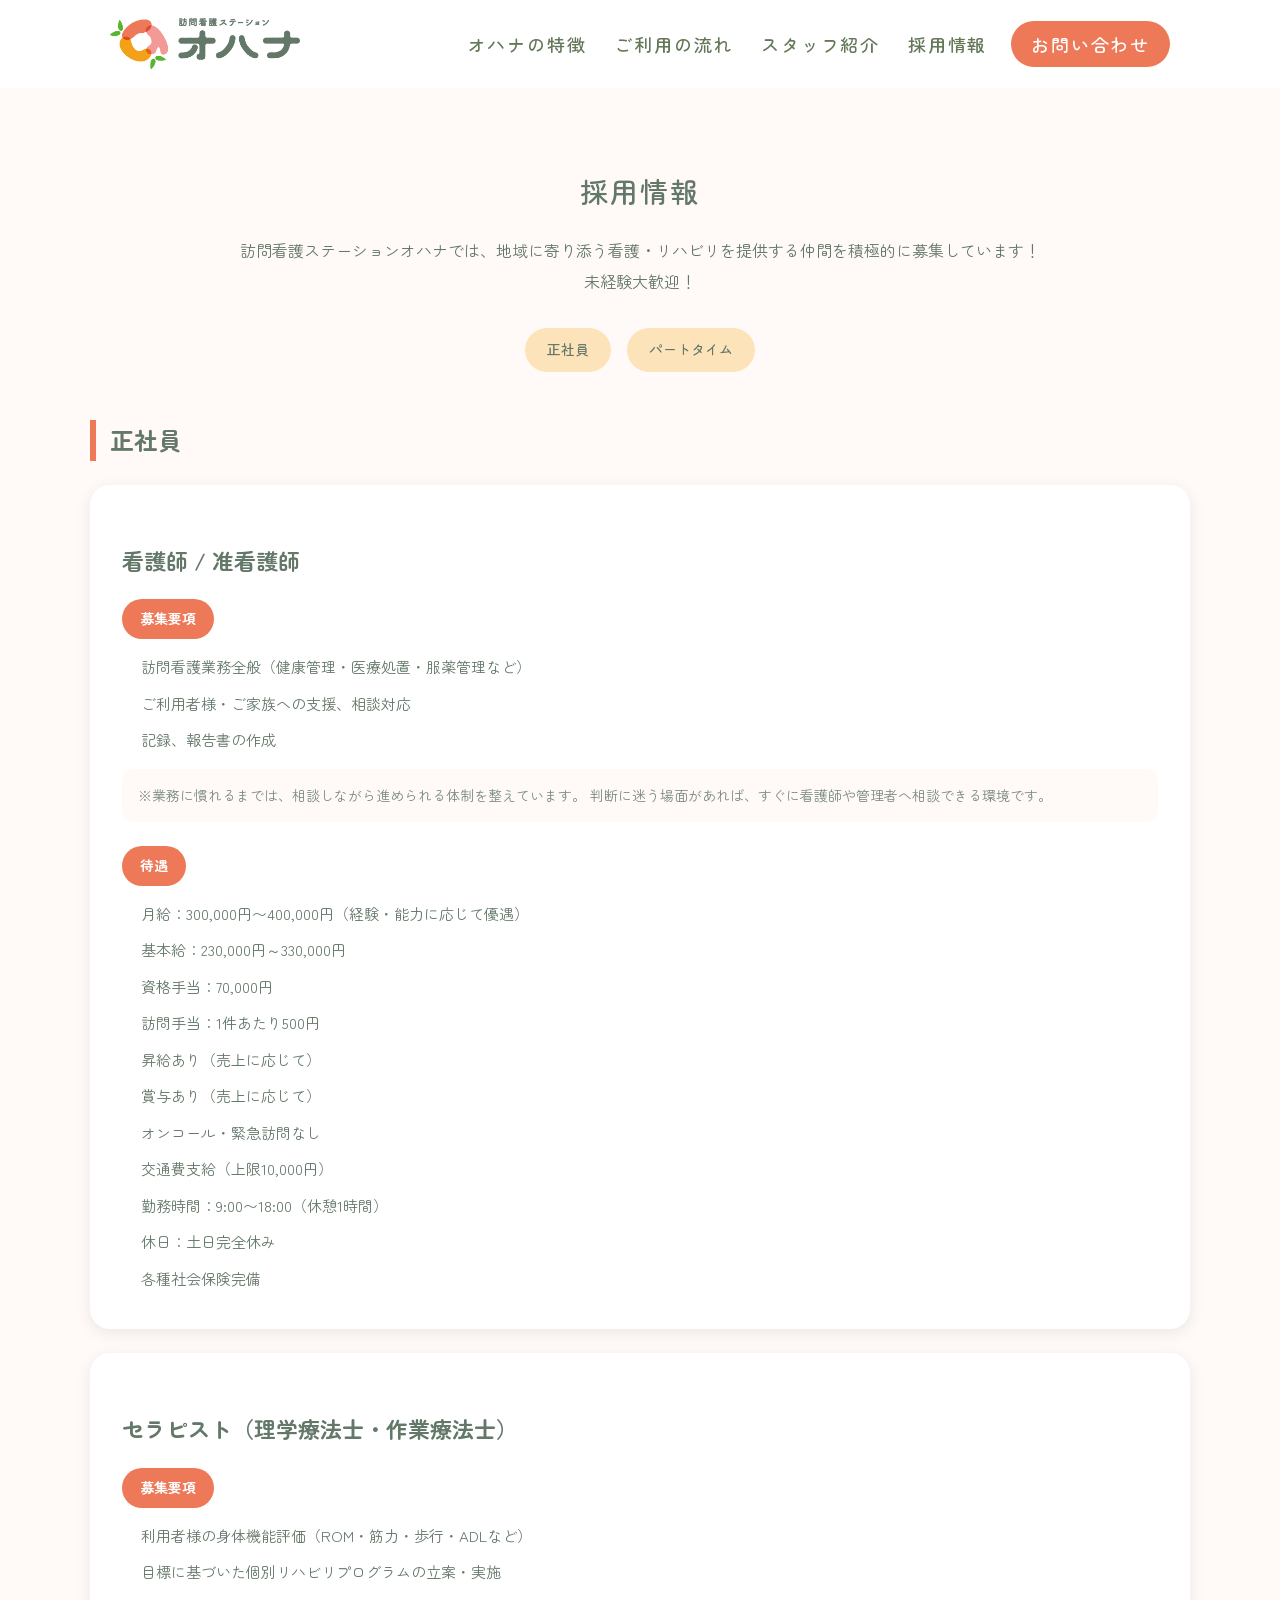
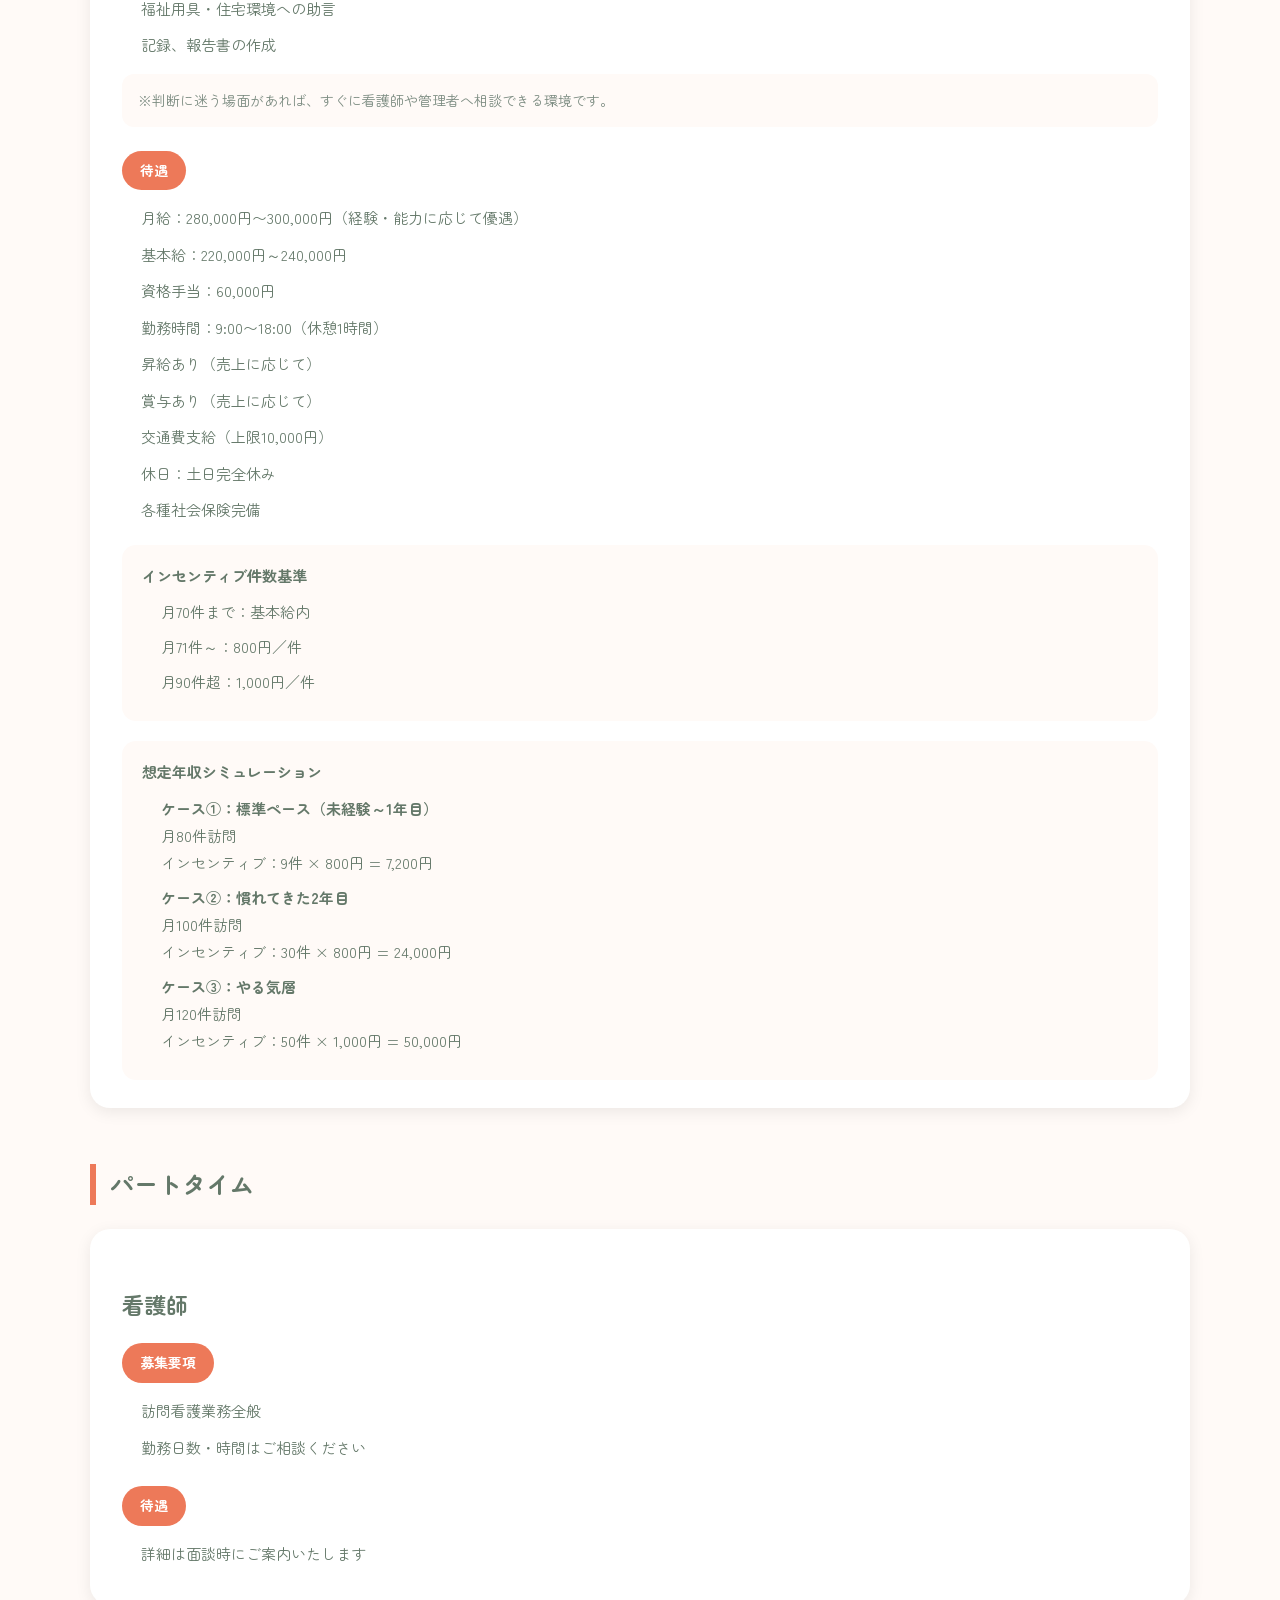
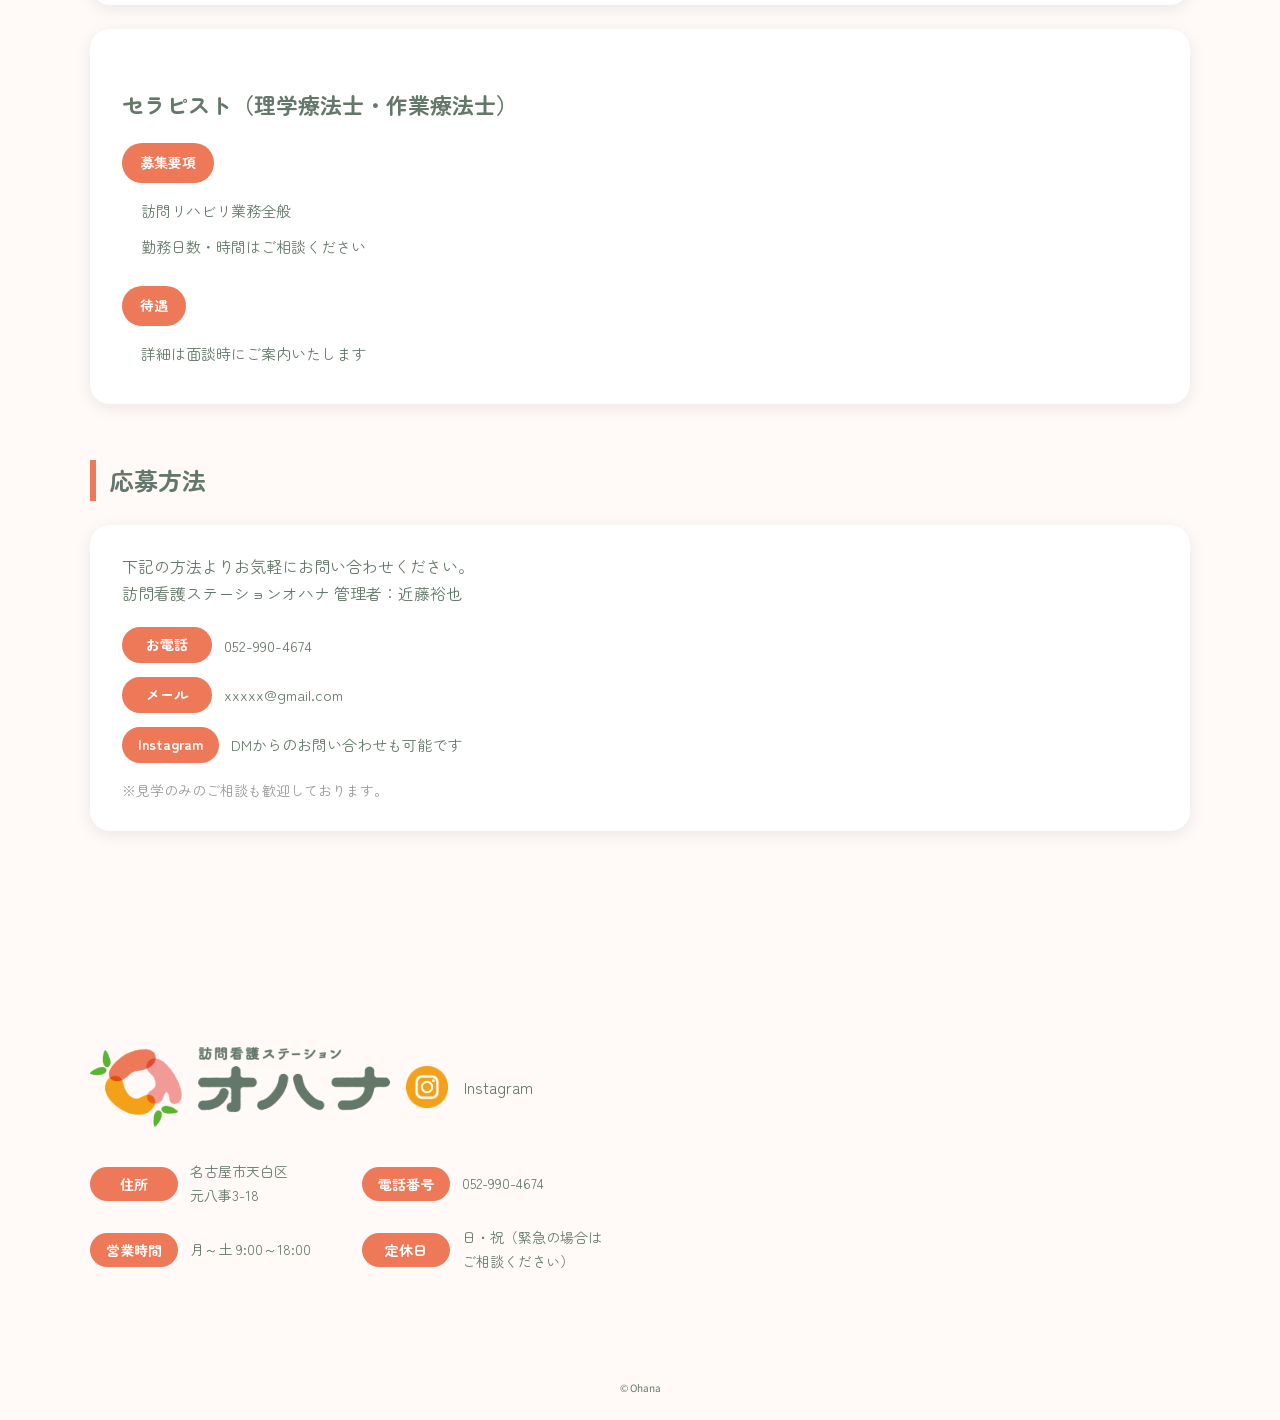
<file: recruit.html>
<!DOCTYPE html>
<html lang="ja">
  <head>
    <meta charset="UTF-8" />
    <meta name="viewport" content="width=device-width, initial-scale=1.0" />
    <title>オハナ | 訪問看護ステーション</title>
    <link rel="stylesheet" href="./css/style.css" />
    <!-- font-->
    <link href="https://fonts.googleapis.com/css2?family=Zen+Maru+Gothic:wght@400;500;700&display=swap" rel="stylesheet">
    <link href="https://fonts.googleapis.com/css2?family=Noto+Sans+JP&display=swap" rel="stylesheet">
    <link href="https://fonts.googleapis.com/css2?family=Jost&display=swap" rel="stylesheet">
  </head>

  <body>
    <!-- ===== ヘッダー ===== -->
    <header>
      <div class="header-inner">
        <h1 id="logo"><a href="index.html"><img src="images/logo.png" alt="オハナ訪問看護ステーションのロゴ"></a></h1>

        <nav class="nav">
          <ul class="nav-list">
            <li><a href="./index.html#features">オハナの特徴</a></li>
            <li><a href="./index.html#flow">ご利用の流れ</a></li>
            <li><a href="./index.html#staff">スタッフ紹介</a></li>
            <li><a href="./recruit.html">採用情報</a></li>
          </ul>
        </nav>
        
        <a href="./index.html#contact" class="header-contact-btn">お問い合わせ</a>
      </div>
    </header>

    <!-- ===== メイン ===== -->
    <main>
      <section class="recruit">
        <div class="container">
          <h2>採用情報</h2>

          <p class="recruit-intro">
            訪問看護ステーションオハナでは、地域に寄り添う看護・リハビリを提供する仲間を積極的に募集しています！<br>
            未経験大歓迎！
          </p>

          <div class="recruit-nav">
            <a href="#fulltime">正社員</a>
            <a href="#parttime">パートタイム</a>
          </div>

          <!-- 正社員 -->
          <div id="fulltime" class="recruit-section">
            <h3 class="recruit-section-title">正社員</h3>

            <!-- 看護師 -->
            <div class="recruit-card">
              <h4>看護師 / 准看護師</h4>

              <div class="recruit-block">
                <p class="recruit-label">募集要項</p>
                <ul>
                  <li>訪問看護業務全般（健康管理・医療処置・服薬管理など）</li>
                  <li>ご利用者様・ご家族への支援、相談対応</li>
                  <li>記録、報告書の作成</li>
                </ul>
                <p class="recruit-note">
                  ※業務に慣れるまでは、相談しながら進められる体制を整えています。
                  判断に迷う場面があれば、すぐに看護師や管理者へ相談できる環境です。
                </p>
              </div>

              <div class="recruit-block">
                <p class="recruit-label">待遇</p>
                <ul>
                  <li>月給：300,000円〜400,000円（経験・能力に応じて優遇）</li>
                  <li>基本給：230,000円～330,000円</li>
                  <li>資格手当：70,000円</li>
                  <li>訪問手当：1件あたり500円</li>
                  <li>昇給あり（売上に応じて）</li>
                  <li>賞与あり（売上に応じて）</li>
                  <li>オンコール・緊急訪問なし</li>
                  <li>交通費支給（上限10,000円）</li>
                  <li>勤務時間：9:00〜18:00（休憩1時間）</li>
                  <li>休日：土日完全休み</li>
                  <li>各種社会保険完備</li>
                </ul>
              </div>
            </div>

            <!-- セラピスト -->
            <div class="recruit-card">
              <h4>セラピスト（理学療法士・作業療法士）</h4>

              <div class="recruit-block">
                <p class="recruit-label">募集要項</p>
                <ul>
                  <li>利用者様の身体機能評価（ROM・筋力・歩行・ADLなど）</li>
                  <li>目標に基づいた個別リハビリプログラムの立案・実施</li>
                  <li>福祉用具・住宅環境への助言</li>
                  <li>記録、報告書の作成</li>
                </ul>
                <p class="recruit-note">
                  ※判断に迷う場面があれば、すぐに看護師や管理者へ相談できる環境です。
                </p>
              </div>

              <div class="recruit-block">
                <p class="recruit-label">待遇</p>
                <ul>
                  <li>月給：280,000円〜300,000円（経験・能力に応じて優遇）</li>
                  <li>基本給：220,000円～240,000円</li>
                  <li>資格手当：60,000円</li>
                  <li>勤務時間：9:00〜18:00（休憩1時間）</li>
                  <li>昇給あり（売上に応じて）</li>
                  <li>賞与あり（売上に応じて）</li>
                  <li>交通費支給（上限10,000円）</li>
                  <li>休日：土日完全休み</li>
                  <li>各種社会保険完備</li>
                </ul>

                <div class="recruit-subbox">
                  <p class="recruit-subtitle">インセンティブ件数基準</p>
                  <ul>
                    <li>月70件まで：基本給内</li>
                    <li>月71件～：800円／件</li>
                    <li>月90件超：1,000円／件</li>
                  </ul>
                </div>

                <div class="recruit-subbox">
                  <p class="recruit-subtitle">想定年収シミュレーション</p>
                  <ul>
                    <li>
                      <strong>ケース①：標準ペース（未経験～1年目）</strong><br>
                      月80件訪問<br>
                      インセンティブ：9件 × 800円 = 7,200円
                    </li>
                    <li>
                      <strong>ケース②：慣れてきた2年目</strong><br>
                      月100件訪問<br>
                      インセンティブ：30件 × 800円 = 24,000円
                    </li>
                    <li>
                      <strong>ケース③：やる気層</strong><br>
                      月120件訪問<br>
                      インセンティブ：50件 × 1,000円 = 50,000円
                    </li>
                  </ul>
                </div>
              </div>
            </div>
          </div>

          <!-- パートタイム -->
          <div id="parttime" class="recruit-section">
            <h3 class="recruit-section-title">パートタイム</h3>

            <div class="recruit-card">
              <h4>看護師</h4>

              <div class="recruit-block">
                <p class="recruit-label">募集要項</p>
                <ul>
                  <li>訪問看護業務全般</li>
                  <li>勤務日数・時間はご相談ください</li>
                </ul>
              </div>

              <div class="recruit-block">
                <p class="recruit-label">待遇</p>
                <ul>
                  <li>詳細は面談時にご案内いたします</li>
                </ul>
              </div>
            </div>

            <div class="recruit-card">
              <h4>セラピスト（理学療法士・作業療法士）</h4>

              <div class="recruit-block">
                <p class="recruit-label">募集要項</p>
                <ul>
                  <li>訪問リハビリ業務全般</li>
                  <li>勤務日数・時間はご相談ください</li>
                </ul>
              </div>

              <div class="recruit-block">
                <p class="recruit-label">待遇</p>
                <ul>
                  <li>詳細は面談時にご案内いたします</li>
                </ul>
              </div>
            </div>
          </div>

          <!-- 応募方法 -->
          <div class="recruit-section recruit-contact">
            <h3 class="recruit-section-title">応募方法</h3>

            <div class="recruit-card">
              <p class="recruit-contact-lead">
                下記の方法よりお気軽にお問い合わせください。<br>
                訪問看護ステーションオハナ 管理者：近藤裕也
              </p>

              <div class="contact-item">
                <span class="contact-label">お電話</span>
                <p><a href="tel:0529904674">052-990-4674</a></p>
              </div>

              <div class="contact-item">
                <span class="contact-label">メール</span>
                <p><a href="mailto:xxxxx@gmail.com">xxxxx@gmail.com</a></p>
              </div>

              <div class="contact-item">
                <span class="contact-label">Instagram</span>
                <p>
                  <a href="https://www.instagram.com/ohana__houkan/" target="_blank">
                    DMからのお問い合わせも可能です
                  </a>
                </p>
              </div>

              <p class="contact-note">
                ※見学のみのご相談も歓迎しております。
              </p>
            </div>
          </div>
        </div>
      </section>
    </main>
    
    <!-- ===== フッター ===== -->
    <footer class="footer">
      <div class="container footer-inner">
        <div class="footer-info">
          <div class="footer-top">
            <h2 class="footer-logo">
              <a href="index.html">
                <img src="images/logo.png" alt="オハナ訪問看護ステーション">
              </a>
            </h2>

            <a
              href="https://www.instagram.com/ohana__houkan/"
              target="_blank"
              rel="noopener noreferrer"
              class="footer-instagram"
            >
              <img src="images/insta.png" alt="Instagram">
            </a>
            <p class="instagram-text">Instagram</p>
          </div>

          <div class="footer-details">
            <div class="footer-row">
              <span class="footer-badge">住所</span>
              <p>名古屋市天白区<br>元八事3-18</p>
            </div>

            <div class="footer-row">
              <span class="footer-badge">電話番号</span>
              <p><a href="tel:0529904674">052-990-4674</a></p>
            </div>

            <div class="footer-row">
              <span class="footer-badge">営業時間</span>
              <p>月～土 9:00～18:00</p>
            </div>

            <div class="footer-row">
              <span class="footer-badge">定休日</span>
              <p>日・祝（緊急の場合はご相談ください）</p>
            </div>
          </div>
        </div>

        <div class="footer-map">
          <iframe
            src="https://www.google.com/maps/embed?pb=!1m18!1m12!1m3!1d3263.2323695304135!2d136.9679021747939!3d35.125874360283056!2m3!1f0!2f0!3f0!3m2!1i1024!2i768!4f13.1!3m3!1m2!1s0x60037b26038a5c4b%3A0x2143056238505ee0!2z44CSNDY4LTAwNjYg5oSb55-l55yM5ZCN5Y-k5bGL5biC5aSp55m95Yy65YWD5YWr5LqL77yT5LiB55uu77yR77yY!5e0!3m2!1sja!2sjp!4v1776941270360!5m2!1sja!2sjp" width="600" height="450" style="border:0;" allowfullscreen="" loading="lazy" referrerpolicy="no-referrer-when-downgrade">
          </iframe>
        </div>
      </div>
      <p class="footer-copy">© Ohana</p>
    </footer>

    <script src="./js/main.js"></script>

  </body>
</html>
</file>
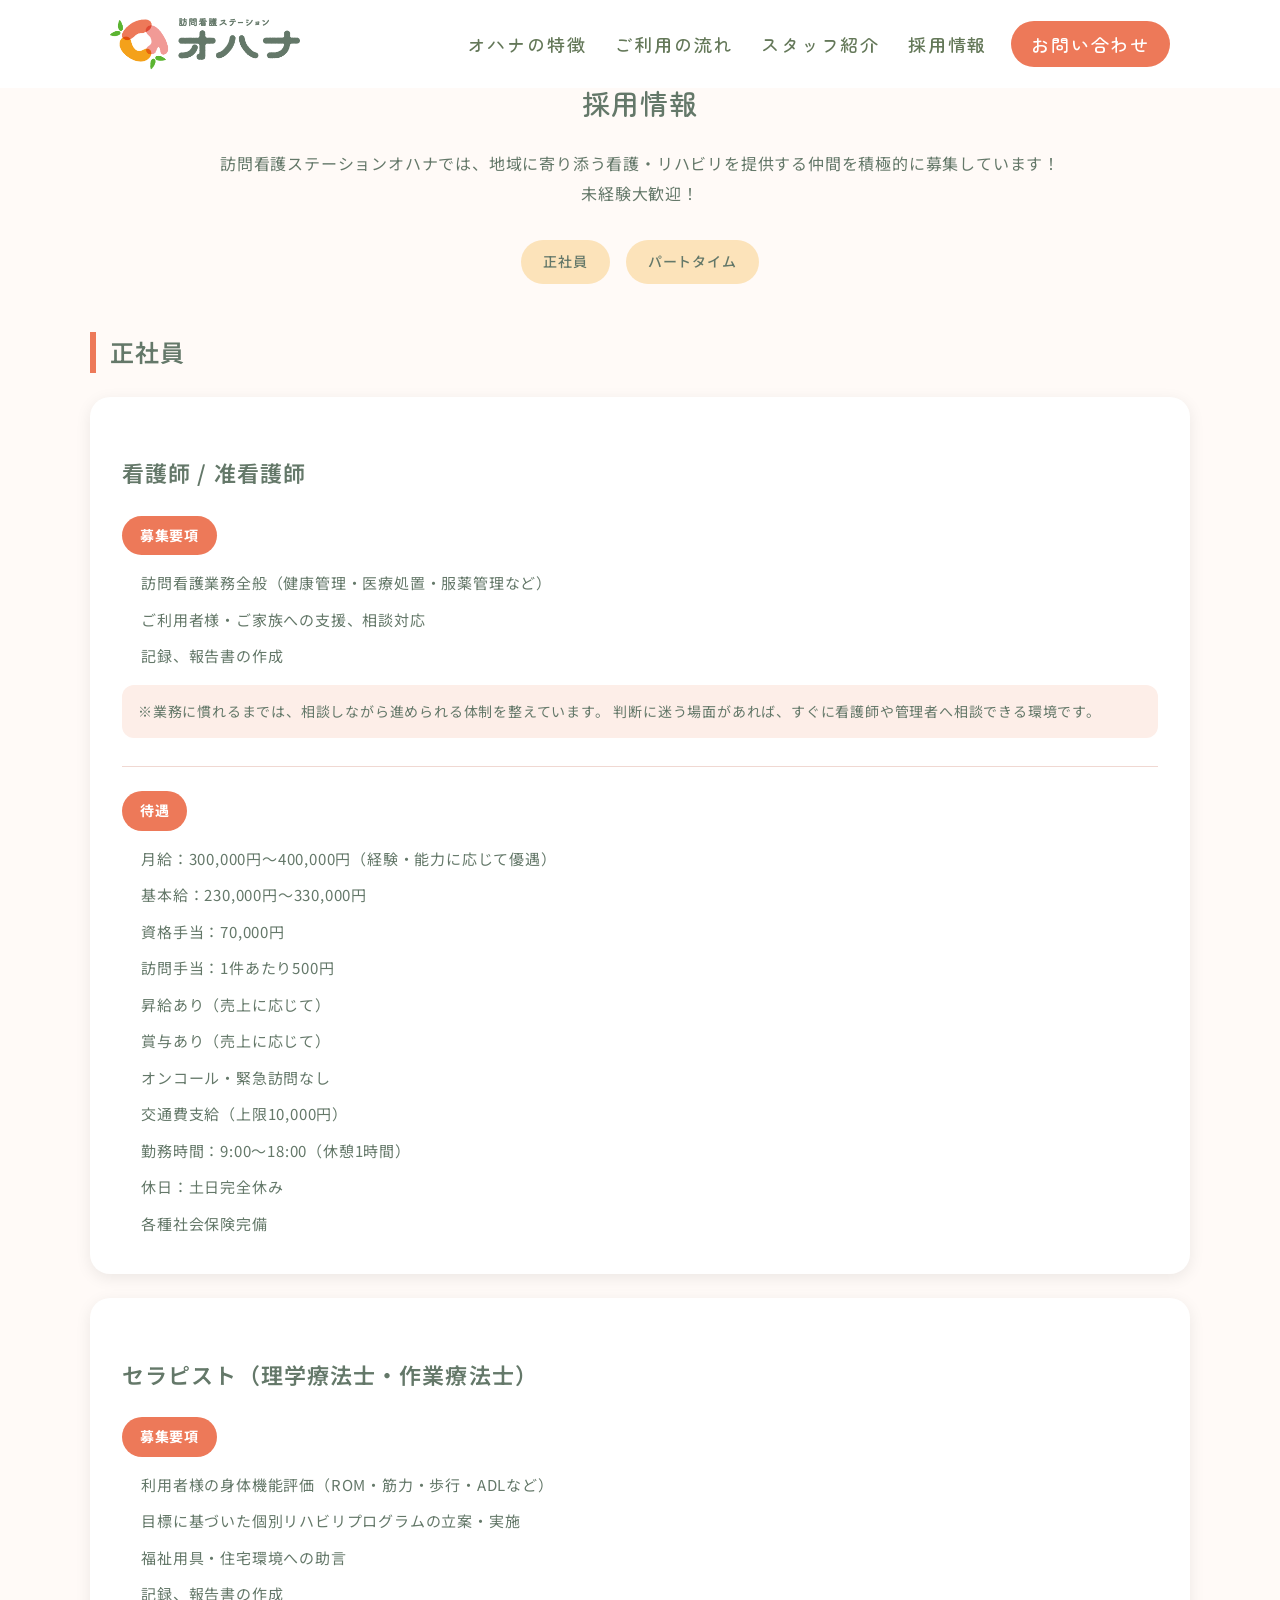
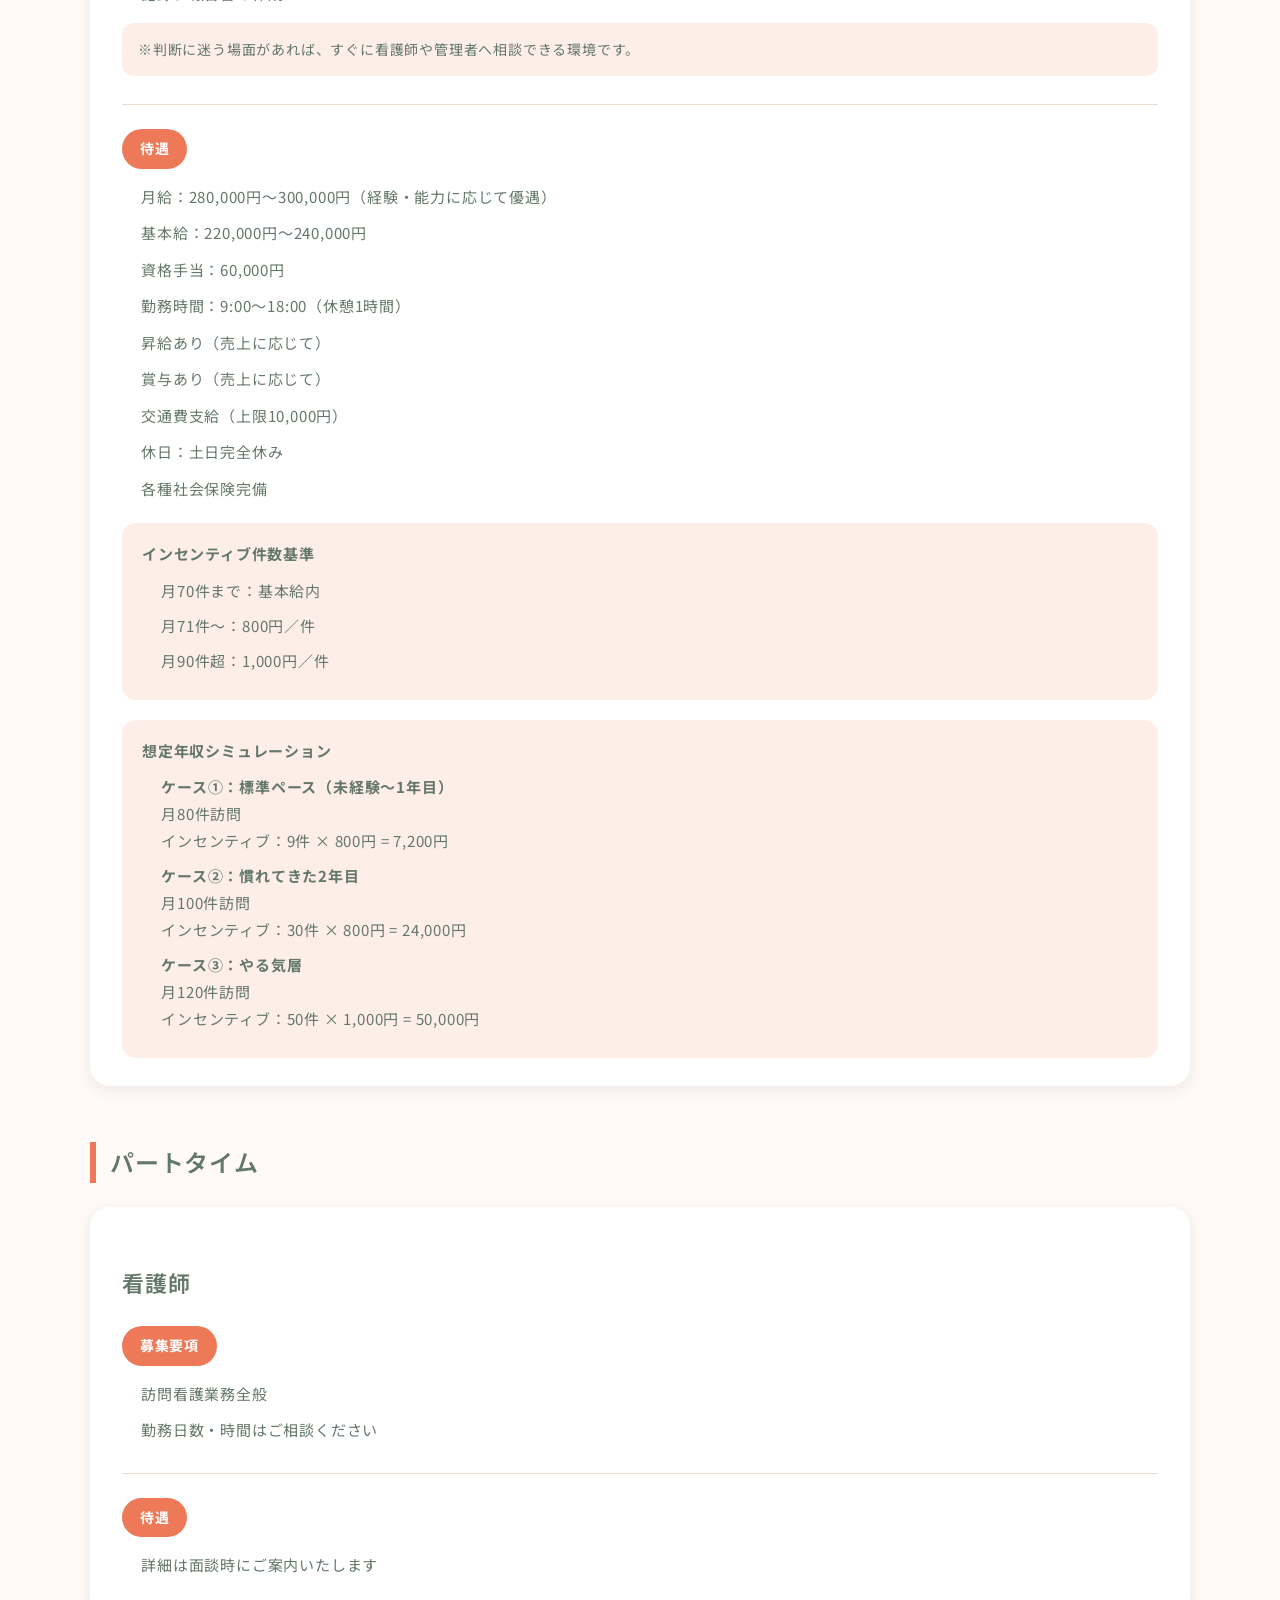
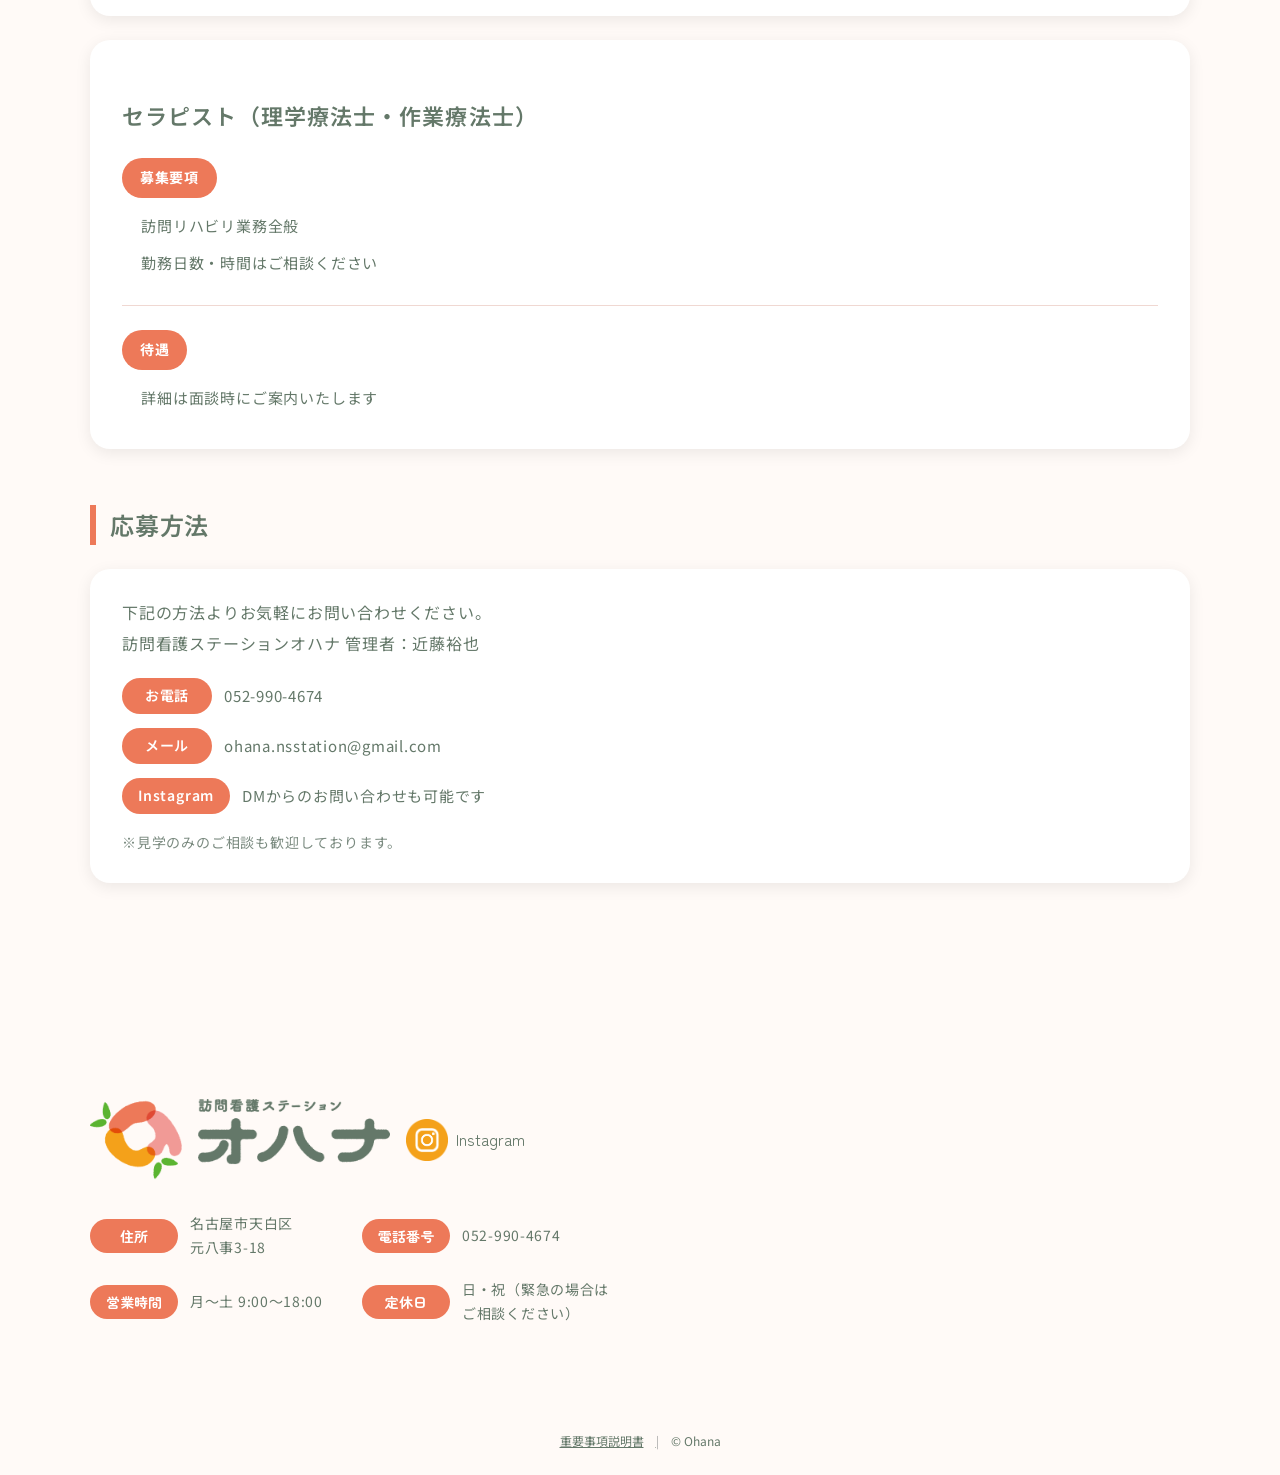
<file: docs/recruit.html>
<!DOCTYPE html>
<html lang="ja">
  <head>
    <meta charset="UTF-8" />
    <meta name="viewport" content="width=device-width, initial-scale=1.0" />
    <title>オハナ | 訪問看護ステーション</title>
    <link rel="stylesheet" href="./css/style.css" />
    <!-- font-->
    <link href="https://fonts.googleapis.com/css2?family=Zen+Maru+Gothic:wght@400;500;700&display=swap" rel="stylesheet">
    <link href="https://fonts.googleapis.com/css2?family=Noto+Sans+JP&display=swap" rel="stylesheet">
    <link href="https://fonts.googleapis.com/css2?family=Jost&display=swap" rel="stylesheet">
  </head>

  <body>
    <!-- ===== ヘッダー ===== -->
    <header class="header">
      <div class="header-inner">
        <h1 id="logo">
          <a href="index.html"><img src="images/logo.png" alt="オハナ訪問看護ステーションのロゴ">
          </a>
        </h1>

        <!--ハンバーガーメニュー-->
        <button class="hamburger" aria-label="メニューを開く">
          <span></span>
          <span></span>
          <span></span>
        </button>

        <nav class="nav">
          <ul class="nav-list">
            <li><a href="index.html#features">オハナの特徴</a></li>
            <li><a href="index.html#flow">ご利用の流れ</a></li>
            <li><a href="index.html#staff">スタッフ紹介</a></li>
            <li><a href="./recruit.html">採用情報</a></li>
          </ul>
          <!-- スマホメニュー用 -->
           <a href="index.html#contact" class="nav-contact-btn">お問い合わせ</a>
        </nav>
        
        <a href="index.html#contact" class="header-contact-btn">お問い合わせ</a>
      </div>
    </header>

    <!-- ===== メイン ===== -->
    <main>
      <section class="recruit">
        <div class="container">
          <h2 class="recruit-title">採用情報</h2>

          <p class="recruit-intro">
            訪問看護ステーションオハナでは、地域に寄り添う看護・リハビリを提供する仲間を積極的に募集しています！<br>
            未経験大歓迎！
          </p>

          <div class="recruit-nav">
            <a href="#fulltime">正社員</a>
            <a href="#parttime">パートタイム</a>
          </div>

          <!-- 正社員 -->
          <div id="fulltime" class="recruit-section">
            <h3 class="recruit-section-title">正社員</h3>

            <!-- 看護師 -->
            <div class="recruit-card">
              <h4>看護師 / 准看護師</h4>

              <div class="recruit-block">
                <p class="recruit-label">募集要項</p>
                <ul>
                  <li>訪問看護業務全般（健康管理・医療処置・服薬管理など）</li>
                  <li>ご利用者様・ご家族への支援、相談対応</li>
                  <li>記録、報告書の作成</li>
                </ul>
                <p class="recruit-note">
                  ※業務に慣れるまでは、相談しながら進められる体制を整えています。
                  判断に迷う場面があれば、すぐに看護師や管理者へ相談できる環境です。
                </p>
              </div>

              <div class="recruit-block">
                <p class="recruit-label">待遇</p>
                <ul>
                  <li>月給：300,000円〜400,000円（経験・能力に応じて優遇）</li>
                  <li>基本給：230,000円～330,000円</li>
                  <li>資格手当：70,000円</li>
                  <li>訪問手当：1件あたり500円</li>
                  <li>昇給あり（売上に応じて）</li>
                  <li>賞与あり（売上に応じて）</li>
                  <li>オンコール・緊急訪問なし</li>
                  <li>交通費支給（上限10,000円）</li>
                  <li>勤務時間：9:00〜18:00（休憩1時間）</li>
                  <li>休日：土日完全休み</li>
                  <li>各種社会保険完備</li>
                </ul>
              </div>
            </div>

            <!-- セラピスト -->
            <div class="recruit-card">
              <h4>セラピスト（理学療法士・作業療法士）</h4>

              <div class="recruit-block">
                <p class="recruit-label">募集要項</p>
                <ul>
                  <li>利用者様の身体機能評価（ROM・筋力・歩行・ADLなど）</li>
                  <li>目標に基づいた個別リハビリプログラムの立案・実施</li>
                  <li>福祉用具・住宅環境への助言</li>
                  <li>記録、報告書の作成</li>
                </ul>
                <p class="recruit-note">
                  ※判断に迷う場面があれば、すぐに看護師や管理者へ相談できる環境です。
                </p>
              </div>

              <div class="recruit-block">
                <p class="recruit-label">待遇</p>
                <ul>
                  <li>月給：280,000円〜300,000円（経験・能力に応じて優遇）</li>
                  <li>基本給：220,000円～240,000円</li>
                  <li>資格手当：60,000円</li>
                  <li>勤務時間：9:00〜18:00（休憩1時間）</li>
                  <li>昇給あり（売上に応じて）</li>
                  <li>賞与あり（売上に応じて）</li>
                  <li>交通費支給（上限10,000円）</li>
                  <li>休日：土日完全休み</li>
                  <li>各種社会保険完備</li>
                </ul>

                <div class="recruit-subbox">
                  <p class="recruit-subtitle">インセンティブ件数基準</p>
                  <ul>
                    <li>月70件まで：基本給内</li>
                    <li>月71件～：800円／件</li>
                    <li>月90件超：1,000円／件</li>
                  </ul>
                </div>

                <div class="recruit-subbox">
                  <p class="recruit-subtitle">想定年収シミュレーション</p>
                  <ul>
                    <li>
                      <strong>ケース①：標準ペース（未経験～1年目）</strong><br>
                      月80件訪問<br>
                      インセンティブ：9件 × 800円 = 7,200円
                    </li>
                    <li>
                      <strong>ケース②：慣れてきた2年目</strong><br>
                      月100件訪問<br>
                      インセンティブ：30件 × 800円 = 24,000円
                    </li>
                    <li>
                      <strong>ケース③：やる気層</strong><br>
                      月120件訪問<br>
                      インセンティブ：50件 × 1,000円 = 50,000円
                    </li>
                  </ul>
                </div>
              </div>
            </div>
          </div>

          <!-- パートタイム -->
          <div id="parttime" class="recruit-section">
            <h3 class="recruit-section-title">パートタイム</h3>

            <div class="recruit-card">
              <h4>看護師</h4>

              <div class="recruit-block">
                <p class="recruit-label">募集要項</p>
                <ul>
                  <li>訪問看護業務全般</li>
                  <li>勤務日数・時間はご相談ください</li>
                </ul>
              </div>

              <div class="recruit-block">
                <p class="recruit-label">待遇</p>
                <ul>
                  <li>詳細は面談時にご案内いたします</li>
                </ul>
              </div>
            </div>

            <div class="recruit-card">
              <h4>セラピスト（理学療法士・作業療法士）</h4>

              <div class="recruit-block">
                <p class="recruit-label">募集要項</p>
                <ul>
                  <li>訪問リハビリ業務全般</li>
                  <li>勤務日数・時間はご相談ください</li>
                </ul>
              </div>

              <div class="recruit-block">
                <p class="recruit-label">待遇</p>
                <ul>
                  <li>詳細は面談時にご案内いたします</li>
                </ul>
              </div>
            </div>
          </div>

          <!-- 応募方法 -->
          <div class="recruit-section recruit-contact">
            <h3 class="recruit-section-title">応募方法</h3>

            <div class="recruit-card">
              <p class="recruit-contact-lead">
                下記の方法よりお気軽にお問い合わせください。<br>
                訪問看護ステーションオハナ 管理者：近藤裕也
              </p>

              <div class="contact-item">
                <span class="contact-label">お電話</span>
                <p><a href="tel:0529904674">052-990-4674</a></p>
              </div>

              <div class="contact-item">
                <span class="contact-label">メール</span>
                <p><a href="mailto:ohana.nsstation@gmail.com">ohana.nsstation@gmail.com</a></p>
              </div>

              <div class="contact-item">
                <span class="contact-label">Instagram</span>
                <p>
                  <a href="https://www.instagram.com/ohana__houkan/" target="_blank">
                    DMからのお問い合わせも可能です
                  </a>
                </p>
              </div>

              <p class="contact-note">
                ※見学のみのご相談も歓迎しております。
              </p>
            </div>
          </div>
        </div>
      </section>
    </main>
    
    <!-- ===== フッター ===== -->
    <footer class="footer">
      <div class="container footer-inner">

        <!-- 左側：ロゴ・Instagram・詳細 -->
        <div class="footer-info">
          <div class="footer-top">
            <h2 class="footer-logo">
              <a href="index.html">
                <img src="images/logo.png" alt="オハナ訪問看護ステーション">
              </a>
            </h2>

            <div class="footer-instagram-wrap">
              <a
                href="https://www.instagram.com/ohana__houkan/"
                target="_blank"
                rel="noopener noreferrer"
                class="footer-instagram"
              >
                <img src="images/insta.png" alt="Instagram">
              </a>
              <p class="instagram-text">Instagram</p>
            </div>
          </div>

          <div class="footer-details">
            <div class="footer-row">
              <span class="footer-badge">住所</span>
              <p>名古屋市天白区<br class="sp-only">元八事3-18</p>
            </div>

            <div class="footer-row">
              <span class="footer-badge">電話番号</span>
              <p><a href="tel:0529904674">052-990-4674</a></p>
            </div>

            <div class="footer-row">
              <span class="footer-badge">営業時間</span>
              <p>月～土 9:00～18:00</p>
            </div>

            <div class="footer-row">
              <span class="footer-badge">定休日</span>
              <p>日・祝（緊急の場合はご相談ください）</p>
            </div>
          </div>
        </div>

        <!-- 右側：地図 -->
        <div class="footer-map">
          <iframe
            src="https://www.google.com/maps/embed?pb=!1m18!1m12!1m3!1d3263.2323695304135!2d136.9679021747939!3d35.125874360283056!2m3!1f0!2f0!3f0!3m2!1i1024!2i768!4f13.1!3m3!1m2!1s0x60037b26038a5c4b%3A0x2143056238505ee0!2z44CSNDY4LTAwNjYg5oSb55-l55yM5ZCN5Y-k5bGL5biC5aSp55m95Yy65YWD5YWr5LqL77yT5LiB55uu77yR77yY!5e0!3m2!1sja!2sjp!4v1776941270360!5m2!1sja!2sjp"
            width="600"
            height="450"
            style="border:0;"
            allowfullscreen=""
            loading="lazy"
            referrerpolicy="no-referrer-when-downgrade">
          </iframe>
        </div>
      </div>

      <div class="footer-bottom">
        <a href="#" class="footer-link">重要事項説明書</a>
        <p class="footer-copy">© Ohana</p>
      </div>
    </footer>

    <script src="./js/main.js"></script>

  </body>
</html>
</file>
<file: css/style.css>
* {
  box-sizing: border-box;
}

html {
  scroll-behavior: smooth;
}

body {
  margin: 0;
  font-family: "Noto Sans JP", sans-serif;
  color: #647869;
  line-height: 1.7;
  background-color: #fff;
}

img {
  display: block;
  max-width: 100%;
  height: auto;
}

a {
  color: inherit;
  text-decoration: none;
}

ul {
  margin: 0;
  padding: 0;
  list-style: none;
}

h1,
h2,
h3,
p {
  margin: 0;
}

section {
  padding: 80px 20px;
}

.container {
  width: 100%;
  max-width: 1100px;
  margin: 0 auto;
}
/* =========================
  ヘッダー
========================= */
.header {
  position: sticky;
  top: 0;
  z-index: 100;
  background-color: #fff;
}

.header-inner {
  max-width: 1100px;
  margin: 0 auto;
  padding: 18px 20px;
  display: flex;
  align-items: center;
  justify-content: space-between;
  gap: 24px;
}

#logo {
  margin: 0;
  flex-shrink: 0;
}

#logo a {
  display: block;
}

#logo img {
  width: 190px;
  height: auto;
}

.nav {
  margin-left: auto;
}

.nav-list {
  display: flex;
  align-items: center;
  gap: 28px;
  flex-wrap: wrap;
}

/* ヘッダーの文字指示 */
.nav-list a {
  position: relative;
  display: inline-block;
  font-family: "Zen Maru Gothic", sans-serif;
  font-size: 18px;
  font-weight: 500;
  color: #647859;
  letter-spacing: 0.10em;
  transition: opacity 0.3s;
}

/* アンダーバー */
.nav-list a::after {
  content: "";
  position: absolute;
  left: 0;
  bottom: -6px;
  width: 0;
  height: 2px;
  background-color: #5cb431;
  transition: width 0.3s ease;
}

.nav-list a:hover::after {
  width: 100%;
}

.nav-list a:hover {
  opacity: 0.7;
}

.header-contact-btn {
  display: inline-block;
  padding: 8px 20px;
  background-color: #ed7959;
  color: #fff;
  font-family: "Zen Maru Gothic", sans-serif;
  font-size: 18px;
  font-weight: 500;
  border-radius: 999px;
  letter-spacing: 0.10em;
  transition: opacity 0.3s;
}

.header-contact-btn:hover {
  opacity: 0.85;
}
/* =========================
  ファーストビュー
========================= */
.hero {
  position: relative;
  min-height: calc(100vh - 70px);
  background-color: #fbe4de;
  display: flex;
  align-items: center;
  overflow: hidden;
}

.hero-images {
  position: absolute;
  inset: 0;
}

.hero-image {
  position: absolute;
  display: block;
  max-width: 100%;
  height: auto;
}

/* 左側・手前に置く画像 */
.image-left {
  top: 110px;
  left: clamp(100px, 10vw, 240px);
  width: clamp(300px, 30vw, 520px);
  z-index: 3;
}

/* 右側・少し後ろに置く画像 */
.image-right {
  top: 130px;
  left: clamp(300px, 28vw, 680px);
  width: clamp(620px, 60vw, 1200px);
  z-index: 2;
}

/* 装飾レイヤー */
.decor {
  position: absolute;
  width: 380px;
  height: auto;
}

.hero-decorations {
  position: absolute;
  inset: 0;
  z-index: 1;
}

.center-top {
  top: -90px;
  left: 50%;
  transform: translateX(-50%);
}

.center-bottom {
  bottom: -80px;
  left: 50%;
  transform: translateX(-50%);
}

.left-bottom {
  bottom: -60px;
  left: -30px;
}

.right-top {
  top: 70px;
  right: -30px;
}

.right-bottom {
  bottom: -90px;
  right: -70px;
}
/* =========================
  共通見出し
========================= */
.section-title {
  display: flex;
  align-items: center;
  justify-content: flex-start;
  gap: 10px;
  position: relative;
  margin-bottom: 40px;
}

/* テキスト ,下のバー*/
.title-text {
  display: inline-block;
  padding-bottom: 6px;
  border-bottom:4px solid #5cb431;
}

/* 横の装飾画像 */
.title-deco {
  width: 40px; /* サイズは調整OK */
  height: auto;
}

/* =========================
  特徴
========================= */
.features .section-title {
  font-family: "Zen Maru Gothic", sans-serif;
  font-size: 26px;
  font-weight: 500;
  color: #647859;
  letter-spacing: 0.05em;
  transition: opacity 0.3s;
  margin-bottom: 40px;
}

/* 特徴全体 */
.features-list {
  display: flex;
  justify-content: center; /* 中央寄せ */
  gap: 30px; /* カード同士の間隔 */
}

/* カード共通 */
.feature-card {
  width: 300px;
  padding: 30px;
  border-radius: 20px; /* 角丸 */
  text-align: center;
}

/* 個別カラー */
.feature-card:nth-child(1) {
  background-color: #f9c9bd;
}

.feature-card:nth-child(2) {
  background-color: #fcebea;
}

.feature-card:nth-child(3) {
  background-color: #fce3ba;
}

/* 特徴番号 */
.feature-number {
  margin: 0 0 20px;
  font-family: "Zen Maru Gothic", sans-serif;
  font-size: 28px;
  font-weight: 500;
  color: #ed7959;
  text-align: center;
  letter-spacing: 0.2em;

  display: flex;
  align-items: center;
  justify-content: center;
  gap: 4px;
}

.small-number {
  font-family: "Jost", sans-serif;
  font-weight: 600;
  font-size: 1.6em;
  letter-spacing: 0.05em;
}

/* イラスト */
.feature-illustration {
  display: block;
  width: 120px;
  height: auto;
  margin: 0 auto 20px;
}

.feature-catch {
  margin: 0 0 20px;
  font-family: "Zen Maru Gothic", sans-serif;
  font-size: 26px;
  font-weight: 500;
  line-height: 1.5;
  color: #647869;
  text-align: center;
}

.small-text {
  font-size: 16px;
}

/* 横線 */
.feature-line {
  width: 100%;
  height: 2px;
  background-color: #ed7959;
  margin: 24px 0;
}

/* 説明文 */
.feature-description {
  font-family: "Zen Maru Gothic", sans-serif;
  margin: 0;
  font-size: 16px;
  line-height: 1.9;
  text-align: left;
  font-weight: 400;
  color: #647869;
}

/* =========================
  ご利用の流れ
========================= */
.flow .section-title {
  font-family: "Zen Maru Gothic", sans-serif;
  font-size: 26px;
  font-weight: 500;
  color: #647859;
  letter-spacing: 0.05em;
  transition: opacity 0.3s;
  margin-bottom: 40px;
}

.flow {
  background-color: #fad7cd;
  padding: 80px 20px;
}

.flow-card {
  background-color: #fff;
  border-radius: 24px;
  padding: 60px;

  max-width: 1000px;
  margin: 0 auto; /* ← 中央寄せ */
}

/* nagareイラスト */
.area-main-image {
  display: block;
  max-width: 100%;
  width: 750px;
  height: auto;
  margin: 0 auto 30px;
}

.area-title {
  display: block;
  width: 90%;

  padding: 7px 30px; /* ← 高さ＆横幅を調整 */
  margin: 0 auto 32px;

  background-color: #4f5f57; /* ← #647869より濃いグレー */
  color: #fff;

  font-family: "Zen Maru Gothic", sans-serif;
  font-size: 20px;
  font-weight: 500;
  text-align: center;

  border-radius: 999px; /* ← 両端丸のキモ */
}

/* 下段全体 */
.area-content {
  display: flex;
  align-items: center;
  justify-content: space-between;
  gap: 40px;
}

/* 左側 */
.area-left {
  flex: 1;
  display: flex;
  justify-content: center;
}

.area-map-image {
  width: 380px;
  height: auto;
}

/* 右側 */
.area-right {
  flex: 1;
  display: flex;
  flex-direction: column;
  align-items: flex-start;
  gap: 20px;
}

/* 区のリスト */
.area-list {
  display: grid;
  grid-template-columns: repeat(2, auto);
  gap: 12px 24px;
  padding: 0;
  margin: 0 0 0 70px;
  list-style: none;

  font-family: "Zen Maru Gothic", sans-serif;
  font-size: 20px;
  font-weight: 500;
  color: #647869;
}
.maru {
  color: #f4a116;
}

/* 下の画像 */
.area-sub-image {
  width: 400px;
  height: auto;
  align-self: flex-end;
  margin-right: 20px;
}

.flow-list {
  display: flex;
  gap: 20px;
  justify-content: center;
  flex-wrap: wrap;
}

.flow-item {
  min-width: 180px;
  padding: 24px 20px;
  background-color: #fdeee8;
  border-radius: 16px;
  text-align: center;
  font-weight: 700;
}

/* =========================
  スタッフ紹介
========================= */
.staff .section-title {
  font-family: "Zen Maru Gothic", sans-serif;
  font-size: 26px;
  font-weight: 500;
  color: #647859;
  letter-spacing: 0.05em;
  transition: opacity 0.3s;
  margin-bottom: 40px;
}
.staff {
  background-color: #fcebea;
  padding: 80px 20px;
}

.staff-list {
  display: flex;
  flex-direction: column;
  gap: 32px;
}

/* カード1枚 */
.staff-card {
  max-width: 1100px;
  margin: 0 auto;
  padding: 40px 48px;
  background-color: #fff;
  border-radius: 24px;

  display: flex;
  align-items: center;
  justify-content: space-between;
  gap: 40px;
}

/* 2枚目だけ反転 */
.staff-card.reverse {
  flex-direction: row-reverse;
}

.staff-text {
  flex: 1;
}

.staff-top {
  display: flex;
  align-items: flex-start;
  gap: 12px;
  margin-bottom: 24px;
}

.staff-profile {
  display: flex;
  min-width: 140px;
  align-items: center;
  gap: 12px;
}

.staff-profile-text {
  display: flex;
  flex-direction: column;
}

.staff-badge {
  display: flex;
  align-items: center;
  justify-content: center;
  position: relative;
  top: 2px;

  width: 55px;
  height: 55px;

  background-color: #ed7959;
  color: #fff;

  font-size: 14px;
  font-weight: 500;

  border-radius: 50%; /* ← 丸にする */
}

.staff-name {
  margin: 0 0 8px;
  font-family: "Zen Maru Gothic", sans-serif;
  font-size: 24px;
  font-weight: 700;
  color: #647869;
  line-height: 1.4;
}

.staff-career {
  margin: 0;
  font-family: "Zen Maru Gothic", sans-serif;
  font-size: 18px;
  font-weight: 500;
  color: #647869;
  line-height: 1.5;
}

.staff-history {
  margin: 0;
  font-family: "Zen Maru Gothic", sans-serif;
  font-size: 18px;
  font-weight: 500;
  color: #647869;
  line-height: 1.8;
  flex: 1;

  border-left: 1px solid #647869;
  padding-left: 20px;
}

.staff-message {
  margin: 0;
  font-family: "Zen Maru Gothic", sans-serif;
  font-size: 18px;
  font-weight: 500;
  color: #647869;
  line-height: 1.8;
}

.staff-image-wrap {
  width: 240px;
  flex-shrink: 0;
  display: flex;
  justify-content: center;
}

.staff-image {
  width: 100%;
  height: auto;
  display: block;
  border-radius: 20px;
}

/* =========================
  お問い合わせ
========================= */
.contact h2 {
  font-family: "Zen Maru Gothic", sans-serif;
  font-size: 32px;
  font-weight: 500;
  color: #647859;
  letter-spacing: 0.05em;
  transition: opacity 0.3s;
  margin-bottom: 40px;
}
.contact {
  background-color: #fce3ba;
  text-align: center;
  padding: 80px 20px 20px;
}

.contact p {
  margin-bottom: 12px;
}

.phone-number-image {
  width: 90%;
  margin: 0 auto;
  text-align: center;
}

/* =========================
  FAQ
========================= */
.faq {
  background-color: #fce3ba;
  padding: 20px 20px 80px;
}

.faq h2 {
  font-family: "Zen Maru Gothic", sans-serif;
  font-size: 28px;
  font-weight: 500;
  text-align: center;
  margin-bottom: 40px;
  letter-spacing: 0.1em;
}

.faq-list {
  max-width: 900px;
  margin: 0 auto;
}

.faq-item {
  background-color: #fff;
  border-radius: 0;
  margin-bottom: 20px;
  overflow: hidden;
  box-shadow: 0 4px 12px rgba(0, 0, 0, 0.08);
}

.faq-question {
  font-family: "Zen Maru Gothic", sans-serif;
  width: 100%;
  background: none;
  border: none;
  padding: 24px 28px;
  display: flex;
  align-items: center;
  gap: 16px;
  text-align: left;
  font-size: 18px;
  font-weight: 500;
  color: #647869;
  cursor: pointer;
}

.faq-text {
  flex: 1;
}

.faq-image {
  width: 44px;
  height: auto;
  flex-shrink: 0;
}

.faq-icon {
  font-size: 28px;
  font-weight: 400;
  line-height: 1;
  transition: transform 0.3s ease;
  flex-shrink: 0;
  margin-left: 16px;
}

.faq-answer {
  max-height: 0;
  overflow: hidden;
  transition: max-height 0.5s ease;
  background-color: #fffaf7;
}

.faq-answer p {
  font-family: "Zen Maru Gothic", sans-serif;
  letter-spacing: 0.05em;
  padding: 20px 28px 24px;
  font-size: 16px;
  line-height: 1.8;
  color: #647869;
  border-top: 1px solid #f3d9b8;
}

/* 開いたとき */
.faq-item.active .faq-answer {
  max-height: 300px;
}

.faq-item.active .faq-icon {
  transform: rotate(45deg);
}

/* =========================
  フッター
========================= */
.footer {
  background-color: #fffaf7;
  padding: 80px 20px 24px;
}

.footer-inner {
  display: flex;
  justify-content: space-between;
  align-items: flex-start;
  gap: 48px;
}

.footer-info {
  flex: 1;
  max-width: 520px;
}

.footer-top {
  display: flex;
  align-items: center;
  gap: 16px;
  margin-bottom: 32px;
}

.footer-logo img {
  width: 300px;   /* 少し大きく */
  height: auto;
}

.footer-instagram img {
  width: 42px;    /* 少し大きく */
  height: auto;
}

.instagram-text {
  font-family: "Zen Maru Gothic", sans-serif;
  font-size: 16px;
  color: #647869;
}

/* 4項目全体 */
.footer-details {
  display: grid;
  grid-template-columns: 1fr 1fr;
  column-gap: 24px;
  row-gap: 18px;
}

/* 1行ごとのセット */
.footer-row {
  display: flex;
  align-items: center;
  gap: 12px;
}

/* 横長バッチ */
.footer-badge {
  display: inline-flex;
  align-items: center;
  justify-content: center;
  min-width: 88px;
  height: 34px;
  padding: 0 16px;
  border-radius: 999px;
  background-color: #ed7959;
  color: #fff;
  font-family: "Zen Maru Gothic", sans-serif;
  font-size: 14px;
  font-weight: 700;
  line-height: 1;
  flex-shrink: 0;
}

.footer-row p {
  margin: 0;
  font-family: "Zen Maru Gothic", sans-serif;
  font-size: 14px;
  line-height: 1.7;
  color: #647869;
}

.footer-row a {
  color: inherit;
  text-decoration: none;
}

.footer-row a:hover {
  opacity: 0.7;
}

.footer-map {
  flex: 1;
  max-width: 520px;
}

.footer-map iframe {
  width: 100%;
  height: 300px;
  display: block;
  border: 0;
}

.footer-copy {
  margin-top: 32px;
  text-align: center;
  font-size: 10px;
  color: #647869;
}

/* =========================
  採用情報
========================= */
.recruit {
  background-color: #fffaf7;
  padding: 80px 20px;
}

.recruit,
.recruit * {
  font-family: "Zen Maru Gothic", sans-serif;
}

.recruit h2 {
  font-size: 28px;
  font-weight: 500;
  color: #647869;
  text-align: center;
  letter-spacing: 0.08em;
  margin-bottom: 20px;
}

.recruit-intro {
  font-size: 16px;
  line-height: 1.9;
  color: #647869;
  text-align: center;
  margin-bottom: 32px;
}

.recruit-nav {
  display: flex;
  justify-content: center;
  gap: 16px;
  margin-bottom: 48px;
  flex-wrap: wrap;
}

.recruit-nav a {
  display: inline-block;
  padding: 10px 22px;
  border-radius: 999px;
  background-color: #fce3ba;
  color: #647869;
  font-size: 14px;
  font-weight: 500;
  text-decoration: none;
  transition: opacity 0.3s ease;
}

.recruit-nav a:hover {
  opacity: 0.8;
}

.recruit-section {
  margin-bottom: 56px;
}

.recruit-section-title {
  font-size: 24px;
  font-weight: 600;
  color: #647869;
  margin-bottom: 24px;
  padding-left: 14px;
  border-left: 6px solid #ed7959;
}

.recruit-card {
  background-color: #ffffff;
  border-radius: 20px;
  padding: 28px 32px;
  margin-bottom: 24px;
  box-shadow: 0 4px 16px rgba(0, 0, 0, 0.08);
}

.recruit-card h4 {
  font-size: 22px;
  font-weight: 600;
  color: #647869;
  margin-bottom: 20px;
}

.recruit-block + .recruit-block {
  margin-top: 24px;
}

.recruit-label {
  display: inline-block;
  background-color: #ed7959;
  color: #fff;
  font-size: 14px;
  font-weight: 700;
  padding: 8px 18px;
  border-radius: 999px;
  margin-bottom: 14px;
}

.recruit-card ul {
  margin: 0;
  padding-left: 1.2em;
}

.recruit-card li {
  color: #647869;
  font-size: 15px;
  line-height: 1.9;
  margin-bottom: 8px;
}

.recruit-contact-text {
  color: #647869;
  font-size: 16px;
  line-height: 1.9;
  margin: 0;
}

.recruit-contact-lead {
  font-size: 16px;
  color: #647869;
  margin-bottom: 20px;
}

/* 1行ずつ */
.contact-item {
  display: flex;
  align-items: center;
  gap: 12px;
  margin-bottom: 14px;
}

/* ラベル（横長バッチ） */
.contact-label {
  background-color: #ed7959;
  color: #fff;
  font-size: 14px;
  font-weight: 600;
  padding: 6px 16px;
  border-radius: 999px;
  min-width: 90px;
  text-align: center;
}

/* テキスト */
.contact-item p {
  margin: 0;
  font-size: 15px;
  color: #647869;
}

/* リンク */
.contact-item a {
  color: inherit;
  text-decoration: none;
}

.contact-item a:hover {
  opacity: 0.7;
}

/* 補足 */
.contact-note {
  margin-top: 16px;
  font-size: 14px;
  color: #999;
}

.recruit-note {
  margin-top: 14px;
  font-size: 14px;
  line-height: 1.8;
  color: #7b8b80;
  background-color: #fffaf7;
  padding: 14px 16px;
  border-radius: 12px;
}

.recruit-subbox {
  margin-top: 20px;
  padding: 18px 20px;
  background-color: #fffaf7;
  border-radius: 14px;
}

.recruit-subtitle {
  font-size: 15px;
  font-weight: 700;
  color: #647869;
  margin-bottom: 10px;
}

.recruit-subbox ul {
  margin: 0;
  padding-left: 1.2em;
}

.recruit-subbox li {
  margin-bottom: 8px;
  line-height: 1.8;
}

/* =========================
  レスポンシブ
========================= */
@media (max-width: 768px) {
  .header-inner {
    flex-direction: column;
    align-items: flex-start;
  }

  .nav ul {
    gap: 16px;
  }

  .hero {
    padding: 80px 20px;
  }

  .hero h2 {
    font-size: 30px;
  }

  .features-list {
    flex-direction: column;
  }

  .features h2,
  .flow h2,
  .staff h2,
  .contact h2,
  .faq h2 {
    font-size: 28px;
    margin-bottom: 32px;
  }

  .tel a {
    font-size: 26px;
  }
}

/* 動き */
.fade-up {
  opacity: 0;
  transform: translateY(40px);
  transition: all 1.0s ease;
}

.fade-up.show {
  opacity: 1;
  transform: translateY(0);
}

.delay-1 {
  transition-delay: 0s;
}

.delay-2 {
  transition-delay: 0.5s;
}

.delay-3 {
  transition-delay: 1.0s;
}

/* ファーストビュー 動き */
.image-left {
  top: 110px;
  left: clamp(100px, 10vw, 240px);
  width: clamp(300px, 30vw, 520px);
  z-index: 3;
  opacity: 0;
  animation: heroFadeLeft 2.0s ease-out 1.0s forwards;
}

.image-right {
  top: 130px;
  left: clamp(300px, 28vw, 680px);
  width: clamp(620px, 60vw, 1200px);
  z-index: 2;
  opacity: 0;
  animation: heroFadeRight 1.6s ease-out 0.5s forwards;
}

@keyframes heroFadeLeft {
  0% {
    opacity: 0;
    transform: translateY(30px) scale(0.96);
  }
  60% {
    opacity: 1;
    transform: translateY(-6px) scale(1.02);
  }
  100% {
    opacity: 1;
    transform: translateY(0) scale(1);
  }
}

@keyframes heroFadeRight {
  0% {
    opacity: 0;
    transform: translateY(20px) scale(0.98);
  }
  100% {
    opacity: 1;
    transform: translateY(0) scale(1);
  }
}
</file>
<file: docs/css/style.css>
* {
  box-sizing: border-box;
}

html {
  scroll-behavior: smooth;
}

body {
  margin: 0;
  font-family: "Noto Sans JP", sans-serif;
  color: #647869;
  line-height: 1.7;
  background-color: #fff;
}

html,
body {
  overflow-x: hidden;
}

img {
  display: block;
  max-width: 100%;
  height: auto;
}

a {
  color: inherit;
  text-decoration: none;
}

ul {
  margin: 0;
  padding: 0;
  list-style: none;
}

h1,
h2,
h3,
p {
  margin: 0;
}

section {
  padding: 80px 20px;
}

@media screen and (max-width: 768px) {
  section {
    padding-top: 40px;
    padding-bottom: 56px;
  }
  
  .section-title {
  margin-top: 0;
}
}


.container {
  width: 100%;
  max-width: 1100px;
  margin: 0 auto;
}

:root {
  --header-height: 86px;
}

/* =========================
  ヘッダー
========================= */
.header {
  position: fixed;
  top: 0;
  left: 0;
  width: 100%;
  z-index: 9999;
  background-color: #fff;
}

.header-inner {
  max-width: 1100px;
  margin: 0 auto;
  padding: 18px 20px;
  display: flex;
  align-items: center;
  justify-content: space-between;
  gap: 24px;
}

#logo {
  margin: 0;
  flex-shrink: 0;
}

#logo a {
  display: block;
}

#logo img {
  width: 190px;
  height: auto;
}

.nav {
  margin-left: auto;
}

.nav-list {
  display: flex;
  align-items: center;
  gap: 28px;
  flex-wrap: wrap;
}

/* ヘッダーの文字指示 */
.nav-list a {
  position: relative;
  display: inline-block;
  font-family: "Zen Maru Gothic", sans-serif;
  font-size: 18px;
  font-weight: 500;
  color: #647859;
  letter-spacing: 0.10em;
  transition: opacity 0.3s;
}

/* アンダーバー */
.nav-list a::after {
  content: "";
  position: absolute;
  left: 0;
  bottom: -6px;
  width: 0;
  height: 2px;
  background-color: #5cb431;
  transition: width 0.3s ease;
}

.nav-list a:hover::after {
  width: 100%;
}

.nav-list a:hover {
  opacity: 0.7;
}

.header-contact-btn {
  display: inline-block;
  padding: 8px 20px;
  background-color: #ed7959;
  color: #fff;
  font-family: "Zen Maru Gothic", sans-serif;
  font-size: 18px;
  font-weight: 500;
  border-radius: 999px;
  letter-spacing: 0.10em;
  transition: opacity 0.3s;
}

.header-contact-btn:hover {
  opacity: 0.85;
}

/* =========================
  ハンバーガーメニュー
========================= */
.hamburger {
  display: none;
  width: 34px;
  height: 26px;
  padding: 0;
  background: none;
  border: none;
  cursor: pointer;
  flex-shrink: 0;
}

.hamburger span {
  display: block;
  width: 100%;
  height: 3px;
  background-color: #647869;
  border-radius: 999px;
}

.hamburger span + span {
  margin-top: 7px;
}

/* PCではnav内のお問い合わせを非表示 */
.nav-contact-btn {
  display: none;
}



/* =========================
  ファーストビュー
========================= */
.hero {
  position: relative;
  margin-top: var(--header-height);
  width: 100%;
  height: clamp(550px, calc(100vh - var(--header-height) - 40px), 600px);
  padding: 0;
  background-color: #fbe4de;
  overflow: hidden;
}

/* 装飾画像：画面全体基準 */
.hero-decorations {
  position: absolute;
  inset: 0;
  z-index: 1;
  pointer-events: none;
}

.decor {
  position: absolute;
  width: clamp(160px, 20vw, 320px);
  height: auto;
}

/* メイン画像：中央1200pxの箱基準 */
.hero-inner {
  position: relative;
  width: min(100%, 1200px);
  height: 100%;
  margin: 0 auto;
  z-index: 2;
}

.hero-images {
  position: absolute;
  inset: 0;
}

.hero-image {
  position: absolute;
  display: block;
  height: auto;
}

/* 左メイン画像 */
.image-left {
  top: 34%;
  left: 20%;
  width: clamp(300px, 28vw, 480px);
  transform: translate(-50%, -50%);
  z-index: 3;

  opacity: 0;
  animation: heroFadeLeft 1.6s ease-out 1.0s forwards;
}

/* 右メイン画像 */
.image-right {
  top: 50%;
  left: 58%;
  width: clamp(650px, 52vw, 1000px);
  transform: translate(-50%, -50%);
  z-index: 2;

  opacity: 0;
  animation: heroFadeRight 1.4s ease-out 0.6s forwards;
}

/* 装飾の配置 */
.center-top {
  top: -70px;
  left: 50%;
  transform: translateX(-50%);
}

.center-bottom {
  bottom: -60px;
  left: 50%;
  transform: translateX(-50%);
}

.left-bottom {
  bottom: -50px;
  left: -30px;
}

.right-top {
  top: 60px;
  right: -30px;
}

.right-bottom {
  bottom: -60px;
  right: -50px;
}

@media screen and (max-width: 768px) {
  .hero {
    margin-top: 64px;
    height: 520px;
  }

  .image-right {
    width: 95vw;
    top: 50%;
    left: 50%;
    z-index: 3;
  }

  .image-left {
    width: 50vw;
    top: 22%;
    left: 25%;
    z-index: 2;
  }

  .decor {
    width: 180px;
  }

  .left-bottom {
    bottom: -5%;
    left: -10%;
  }

  .right-top {
    bottom: 60px;
    right: -30px;
  }

  .right-bottom {
    bottom: -60px;
    right: 50px;
  }

  .center-bottom {
  bottom: 80px;
  left: auto;
  right: -20px;
  transform: none;
}
}

/* =========================
  共通見出し
========================= */
.section-title {
  display: flex;
  align-items: center;
  justify-content: flex-start;
  gap: 10px;
  position: relative;
  margin-bottom: 40px;
}

/* テキスト ,下のバー*/
.title-text {
  display: inline-block;
  padding-bottom: 6px;
  border-bottom:4px solid #5cb431;
}

/* 横の装飾画像 */
.title-deco {
  width: 40px; /* サイズは調整OK */
  height: auto;
}

@media screen and (max-width: 768px) {
  .section-title {
    justify-content: center;
    text-align: center;
    gap: 6px;
  }

  .title-deco {
    position: static;
    transform: none;
    width: 32px;
  }

  .title-text {
    margin: 0;
  }
}

/* =========================
  特徴
========================= */
.features .section-title {
  font-family: "Zen Maru Gothic", sans-serif;
  font-size: 26px;
  font-weight: 500;
  color: #647859;
  letter-spacing: 0.05em;
  transition: opacity 0.3s;
  margin-bottom: 40px;
}

/* 特徴全体 */
.features-list {
  display: flex;
  justify-content: center; /* 中央寄せ */
  gap: 30px; /* カード同士の間隔 */
}

/* カード共通 */
.feature-card {
  width: 300px;
  padding: 30px;
  border-radius: 20px; /* 角丸 */
  text-align: center;
}

/* 個別カラー */
.feature-card:nth-child(1) {
  background-color: #f9c9bd;
}

.feature-card:nth-child(2) {
  background-color: #fcebea;
}

.feature-card:nth-child(3) {
  background-color: #fce3ba;
}

/* 特徴番号 */
.feature-number {
  margin: 0 0 20px;
  font-family: "Zen Maru Gothic", sans-serif;
  font-size: 28px;
  font-weight: 500;
  text-align: center;
  letter-spacing: 0.2em;

  display: flex;
  align-items: center;
  justify-content: center;
  gap: 4px;
}

/* 特徴1 */
.feature-card:nth-child(1) .feature-number {
  color: #ed7959;
}
.feature-card:nth-child(1) .feature-line {
  background-color: #ed7959;
}

/* 特徴2 */
.feature-card:nth-child(2) .feature-number {
  color: #f19a95;
}

.feature-card:nth-child(2) .feature-line {
  background-color: #f19a95;
}

/* 特徴3 */
.feature-card:nth-child(3) .feature-number {
  color: #f4a019;
}

.feature-card:nth-child(3) .feature-line {
  background-color: #f4a019;
}

.small-number {
  font-family: "Jost", sans-serif;
  font-weight: 600;
  font-size: 1.6em;
  letter-spacing: 0.05em;
}

.feature-illust-box {
  height: 100px; /* 3つ共通の画像エリア */
  display: flex;
  align-items: center;
  justify-content: center;
  margin-bottom: 20px;
}

/* イラスト */
.feature-illustration {
  display: block;
  width: 120px;
  height: auto;
  margin: 0 auto 20px;
}

.feature-catch {
  margin: 0 0 20px;
  font-family: "Zen Maru Gothic", sans-serif;
  font-size: 26px;
  font-weight: 500;
  line-height: 1.5;
  color: #647869;
  text-align: center;
}

.small-text {
  font-size: 16px;
}

/* 横線 */
.feature-line {
  width: 100%;
  height: 2px;
  margin: 24px 0;
}

/* 説明文 */
.feature-description {
  margin: 0;
  font-size: 16px;
  line-height: 1.9;
  text-align: left;
  font-weight: 400;
  color: #647869;
}

@media screen and (max-width: 768px) {
  .features-list {
    flex-direction: column;
    align-items: center;
    gap: 10px;
  }

  .feature-card {
    display: grid;
    grid-template-columns: 1fr auto;
    grid-template-areas:
      "number number"
      "catch illust"
      "description description";
    column-gap: 16px;
    row-gap: 10px;
    width: 100%;
    max-width: 90%;
    padding: 16px 16px;
  }

  /* 特徴01 + */
  .feature-number {
    grid-area: number;
    display: flex;
    align-items: center;
    justify-content: flex-start;
    gap: 8px;
    margin: 0;
    font-size: 22px;
  }


  /* キャッチコピー（左） */
  .feature-catch {
    grid-area: catch;
    margin: 0;
    margin-bottom: 0;
    font-size: 20px;
    text-align: center;
    height: auto;
    transform: translateX(-15px);
  }

  /* イラスト（右寄せ + 少し内側） */
  .feature-illust-box {
    grid-area: illust;
    display: flex;
    justify-content: flex-end;
    height: auto;
    margin: 0;
  }

  .feature-illustration {
    width: 100px;
    margin: 0;
    transform: translateX(-30px); /* ← ここがポイント */
  }

  /* 説明文（横いっぱい） */
  .feature-description {
    grid-area: description;
    width: 100%;
    font-size: 15px;
    line-height: 1.8;
    margin: 0;
  }

  /* 線は非表示（好み） */
  .feature-line {
    display: none;
  }
}

/* =========================
  ご利用の流れ
========================= */
.flow .section-title {
  font-family: "Zen Maru Gothic", sans-serif;
  font-size: 26px;
  font-weight: 500;
  color: #647859;
  letter-spacing: 0.05em;
  transition: opacity 0.3s;
  margin-bottom: 40px;
}

.flow {
  background-color: #fad7cd;
  padding: 80px 20px;
}

.flow-card {
  background-color: #fff;
  border-radius: 24px;
  padding: 60px;

  max-width: 1000px;
  margin: 0 auto; /* ← 中央寄せ */
}

/* nagareイラスト */
.area-main-image {
  display: block;
  max-width: 100%;
  width: 750px;
  height: auto;
  margin: 0 auto 30px;
}

.area-main-image-sp {
  display: none;
}

.area-title {
  display: block;
  width: 90%;

  padding: 7px 30px; /* ← 高さ＆横幅を調整 */
  margin: 0 auto 32px;

  background-color: #4f5f57; /* ← #647869より濃いグレー */
  color: #fff;

  font-family: "Zen Maru Gothic", sans-serif;
  font-size: 20px;
  font-weight: 500;
  text-align: center;

  border-radius: 999px; /* ← 両端丸のキモ */
}

/* 下段全体 */
.area-content {
  display: flex;
  align-items: center;
  justify-content: space-between;
  gap: 40px;
}

/* 左側 */
.area-left {
  flex: 1;
  display: flex;
  justify-content: center;
}

.area-map-image {
  width: 380px;
  height: auto;
}

/* 右側 */
.area-right {
  flex: 1;
  display: flex;
  flex-direction: column;
  align-items: flex-start;
  gap: 20px;
}

/* 区のリスト */
.area-list {
  display: grid;
  grid-template-columns: repeat(2, auto);
  gap: 12px 24px;
  padding: 0;
  margin: 0 0 0 70px;
  list-style: none;

  font-size: 20px;
  font-weight: 500;
  color: #647869;
}
.maru {
  color: #f4a116;
}

/* 下の画像 */
.area-sub-image {
  width: 400px;
  height: auto;
  align-self: flex-end;
  margin-right: 20px;
}

.flow-list {
  display: flex;
  gap: 20px;
  justify-content: center;
  flex-wrap: wrap;
}

.flow-item {
  min-width: 180px;
  padding: 24px 20px;
  background-color: #fdeee8;
  border-radius: 16px;
  text-align: center;
  font-weight: 700;
}

@media screen and (max-width: 768px) {
  .flow-card {
    padding: 28px 18px;
    border-radius: 20px;
  }

  .area-main-image-pc {
    display: none;
  }

  .area-main-image-sp {
    display: block;
    width: 100%;
    max-width: 280px;
    margin: 0 auto 24px;
  }

  /* 対象エリア */
  .area-title {
    width: 100%;
    max-width: 320px;
    margin: 0 auto 24px;
    padding: 8px 30px;
    font-size: 18px;
  }

  /* 横並び解除 */
  .area-content {
    flex-direction: column;
    align-items: center;
    gap: 20px;
  }

  .area-left,
  .area-right {
    width: 100%;
    display: flex;
    align-items: center;
  }

  .area-left {
    justify-content: center;
  }

  .area-right {
    flex-direction: column;
    justify-content: center;
    gap: 20px;
  }

  /* 2枚目画像 area.png */
  .area-map-image {
    width: 100%;
    max-width: 320px;
    margin: 0 auto;
  }

  /* エリアリスト：2行に収める */
  .area-list {
    width: 100%;
    margin: 0;
    display: grid;
    grid-template-columns: repeat(4, auto);
    justify-content: center;
    gap: 8px 14px;
    font-size: 15px;
  }

  /* 3枚目画像 area_sub.png */
  .area-sub-image {
    width: 100%;
    max-width: 320px;
    margin: 0 auto;
    align-self: center;
  }
}

/* =========================
  スタッフ紹介
========================= */
.staff .section-title {
  font-family: "Zen Maru Gothic", sans-serif;
  font-size: 26px;
  font-weight: 500;
  color: #647859;
  letter-spacing: 0.05em;
  transition: opacity 0.3s;
  margin-bottom: 40px;
}
.staff {
  background-color: #fcebea;
  padding: 80px 20px;
}

.staff-list {
  display: flex;
  flex-direction: column;
  gap: 32px;
}

/* カード1枚 */
.staff-card {
  max-width: 1100px;
  margin: 0 auto;
  padding: 40px 48px;
  background-color: #fff;
  border-radius: 24px;

  display: flex;
  align-items: center;
  justify-content: space-between;
  gap: 40px;
}

/* 2枚目だけ反転 */
.staff-card.reverse {
  flex-direction: row-reverse;
}

.staff-text {
  flex: 1;
}

.staff-top {
  display: flex;
  align-items: flex-start;
  gap: 12px;
  margin-bottom: 24px;
}

.staff-profile {
  display: flex;
  min-width: 140px;
  align-items: center;
  gap: 12px;
}

.staff-profile-text {
  display: flex;
  flex-direction: column;
}

.staff-badge {
  display: flex;
  align-items: center;
  justify-content: center;
  position: relative;
  top: 2px;

  width: 55px;
  height: 55px;

  background-color: #ed7959;
  color: #fff;

  font-size: 14px;
  font-weight: 500;

  border-radius: 50%; /* ← 丸にする */
}

.staff-name {
  margin: 0 0 8px;
  font-size: 24px;
  font-weight: 700;
  color: #647869;
  line-height: 1.4;
  letter-spacing: 0.05em;
}

.staff-career {
  margin: 0;
  font-size: 18px;
  font-weight: 500;
  color: #647869;
  line-height: 1.5;
  letter-spacing: 0.05em;
}

.staff-history {
  margin: 0;
  font-size: 18px;
  font-weight: 500;
  color: #647869;
  line-height: 1.8;
  flex: 1;

  border-left: 1px solid #647869;
  padding-left: 20px;
  letter-spacing: 0.05em;
}

.staff-message {
  margin: 0;
  font-size: 18px;
  font-weight: 500;
  color: #647869;
  line-height: 1.8;
  letter-spacing: 0.05em;
}

.staff-image-wrap {
  width: 240px;
  flex-shrink: 0;
  display: flex;
  justify-content: center;
}

.staff-image {
  width: 100%;
  height: auto;
  display: block;
  border-radius: 20px;
}

@media screen and (max-width: 768px) {
  .staff-card {
    display: grid;
    grid-template-columns: 1fr 110px;
    grid-template-areas:
      "top image"
      "message message";
    column-gap: 16px;
    row-gap: 16px;
    padding: 24px 18px;
    align-items: start;
  }

  /* 2枚目の左右反転を解除 */
  .staff-card.reverse {
    flex-direction: row;
  }

  /* HTMLを変えずに中身をgridに参加させる */
  .staff-text {
    display: contents;
  }

  /* 名前・経歴・職歴ブロック */
  .staff-top {
    grid-area: top;
    display: block;
    margin-bottom: 0;
    min-width: 0;
  }

  /* バッジ＋名前経歴を横並び */
  .staff-profile {
    display: flex;
    flex-direction: row;
    align-items: flex-start;
    gap: 8px;
    min-width: 0;
    margin-bottom: 10px;
  }

  /* 名前＋経歴は縦並び */
  .staff-profile-text {
    display: flex;
    flex-direction: column;
    min-width: 0;
  }

  .staff-badge {
    width: 42px;
    height: 42px;
    font-size: 12px;
    flex-shrink: 0;
    margin-bottom: 0;
  }

  .staff-name {
    font-size: 20px;
    line-height: 1.4;
    margin: 0 0 4px;
  }

  .staff-career {
    font-size: 14px;
    line-height: 1.5;
    margin: 0;
  }

  .staff-history {
    font-size: 12px;
    line-height: 1.7;
    border-left: none;
    border-top: 1px solid #647869;
    padding-left: 0;
    padding-top: 10px;
    margin: 0;
  }

  /* 右側画像 */
  .staff-image-wrap {
    grid-area: image;
    width: 110px;
  }

  .staff-image {
    width: 100%;
  }

  /* メッセージはカード幅いっぱい */
  .staff-message {
    grid-area: message;
    width: 100%;
    font-size: 14px;
    line-height: 1.8;
    margin: 0;
  }
}

/* =========================
  お問い合わせ
========================= */
.contact h2 {
  font-family: "Zen Maru Gothic", sans-serif;
  font-size: 32px;
  font-weight: 500;
  color: #647859;
  letter-spacing: 0.05em;
  transition: opacity 0.3s;
  margin-bottom: 40px;
}
.contact {
  background-color: #fce3ba;
  text-align: center;
  padding: 80px 20px 20px;
}

.contact p {
  margin-bottom: 12px;
}

.phone-number-image {
  width: 90%;
  margin: 0 auto;
  text-align: center;
}

.phone-image-sp {
  display: none;
}

.sp-only {
  display: none;
}

@media screen and (max-width: 768px) {
  .contact h2 {
    font-size: 24px;
    line-height: 1.5;
  }

  .sp-only {
    display: inline;
  }

  .phone-image-pc {
    display: none;
  }

  .phone-image-sp {
    display: block;
    width: 100%;
    max-width: 320px;
    margin: 0 auto;
  }
}

/* =========================
  FAQ
========================= */
.faq {
  background-color: #fce3ba;
  padding: 20px 20px 80px;
}

.faq h2 {
  font-family: "Zen Maru Gothic", sans-serif;
  font-size: 28px;
  font-weight: 500;
  text-align: center;
  margin-bottom: 40px;
  letter-spacing: 0.1em;
}

.faq-list {
  max-width: 900px;
  margin: 0 auto;
}

.faq-item {
  background-color: #fff;
  border-radius: 0;
  margin-bottom: 20px;
  overflow: hidden;
  box-shadow: 0 4px 12px rgba(0, 0, 0, 0.08);
}

.faq-question {
  width: 100%;
  background: none;
  border: none;
  padding: 24px 28px;
  display: flex;
  align-items: center;
  gap: 16px;
  text-align: left;
  font-size: 18px;
  font-weight: 500;
  color: #647869;
  cursor: pointer;
}

.faq-text {
  flex: 1;
  letter-spacing: 0.05em;
}

.faq-image {
  width: 44px;
  height: auto;
  flex-shrink: 0;
  position: relative;
  top: -3px;
}

.faq-icon {
  font-size: 28px;
  font-weight: 400;
  line-height: 1;
  transition: transform 0.5s ease;
  flex-shrink: 0;
  margin-left: 16px;
}

.faq-answer {
  max-height: 0;
  overflow: hidden;
  transition: max-height 0.5s ease;
  background-color: #fffaf7;
}

.faq-answer p {
  letter-spacing: 0.05em;
  padding: 20px 28px 24px;
  font-size: 16px;
  line-height: 1.8;
  color: #647869;
  border-top: 1px solid #f3d9b8;
}

/* 開いたとき */
.faq-item.active .faq-answer {
  max-height: 300px;
}

.faq-icon::before {
  content: "＋";
}

.faq-item.active .faq-icon::before {
  content: "ー";
}

.faq-link {
  color: #ed7959;
  text-decoration: underline;
  font-weight: 500;
}

@media screen and (max-width: 768px) {
  .faq-item.active .faq-answer {
    max-height: 700px;
  }

  /* 質問全体の余白を縮める */
  .faq-question {
    padding: 18px 16px;
    gap: 10px;
  }

  /* テキストを1行に収める */
  .faq-text {
    font-size: 13px;          /* ← 少し小さく */
    white-space: normal;
    overflow: hidden;         /* ← はみ出し隠す */
    text-overflow: ellipsis;  /* ← … にする */
  }

  /* アイコン少し詰める */
  .faq-icon {
    margin-left: 8px;
    font-size: 24px;
  }

  .faq-image {
    width: 36px;
  }
}
/* =========================
  フッター
========================= */
.footer {
  background-color: #fffaf7;
  padding: 80px 20px 24px;
}

.footer-inner {
  display: flex;
  justify-content: space-between;
  align-items: flex-start;
  gap: 48px;
}

.footer-info {
  flex: 1;
  max-width: 520px;
}

.footer-top {
  display: flex;
  align-items: center;
  gap: 16px;
  margin-bottom: 32px;
}

.footer-logo img {
  width: 300px;
  height: auto;
}

.footer-instagram-wrap {
  display: flex;
  align-items: center;
  gap: 8px;
}

.footer-instagram img {
  width: 42px;
  height: auto;
}

.instagram-text {
  font-family: "Zen Maru Gothic", sans-serif;
  font-size: 16px;
  color: #647869;
}

.footer-details {
  display: grid;
  grid-template-columns: 1fr 1fr;
  column-gap: 24px;
  row-gap: 18px;
}

.footer-row {
  display: flex;
  align-items: center;
  gap: 12px;
}

.footer-badge {
  display: inline-flex;
  align-items: center;
  justify-content: center;
  min-width: 88px;
  height: 34px;
  padding: 0 16px;
  border-radius: 999px;
  background-color: #ed7959;
  color: #fff;
  font-family: "Zen Maru Gothic", sans-serif;
  font-size: 14px;
  font-weight: 700;
  line-height: 1;
  flex-shrink: 0;
}

.footer-row p {
  margin: 0;
  font-size: 14px;
  line-height: 1.7;
  color: #647869;
  letter-spacing: 0.05em;
}

.footer-row a {
  color: inherit;
  text-decoration: none;
}

.footer-row a:hover {
  opacity: 0.7;
}

.footer-map {
  flex: 1;
  max-width: 520px;
}

.footer-map iframe {
  width: 100%;
  height: 300px;
  display: block;
  border: 0;
}

.footer-bottom {
  display: flex;
  justify-content: center;
  align-items: center;
  gap: 12px;
  margin-top: 32px;
  font-size: 12px;
}

.footer-link {
  color: #647869;
  text-decoration: underline;
  font-size: 12px;
}

.footer-link::after {
  content: "|";
  margin-left: 12px;
  color: #aaa;
}

.footer-copy {
  margin: 0;
  font-size: 12px;
  color: #647869;
}

.sp-only {
    display: inline;
}

@media screen and (max-width: 768px) {

  /* 全体余白 */
  .footer {
    padding: 56px 20px 24px;
  }

  /* 親を縦並び */
  .footer-inner {
    display: flex;
    flex-direction: column;
    align-items: center;
    gap: 24px;
  }

  /* グループを解体して並び替え可能に */
  .footer-info {
    display: contents;
  }

  .footer-top {
    display: contents;
  }

  /* ===== 順番制御 ===== */
  .footer-logo {
    order: 1;
    text-align: center;
  }

  .footer-map {
    order: 2;
    width: 100%;
  }

  .footer-details {
    order: 3;
    width: 100%;
  }

  .footer-instagram-wrap {
    order: 4;
    display: flex;
    flex-direction: column;
    align-items: center;
    gap: 4px;
  }

  /* ===== ロゴ ===== */
  .footer-logo img {
    width: 220px;
  }

  /* ===== 地図 ===== */
  .footer-map iframe {
    width: 100%;
    height: 220px;
  }

  /* ===== 詳細（住所など） ===== */
  .footer-details {
    display: flex;
    flex-direction: column;
    gap: 14px;
  }

  .footer-row {
    display: flex;
    align-items: flex-start;
    gap: 12px;
  }

  .footer-badge {
    min-width: 80px;
    height: 30px;
    font-size: 13px;
  }

  .footer-row p {
    font-size: 14px;
    line-height: 1.6;
  }

  /* ===== Instagram ===== */
  .footer-instagram img {
    width: 36px;
  }

  .instagram-text {
    font-size: 13px;
    text-align: center;
  }

  /* ===== 下部 ===== */
  .footer-bottom {
    display: flex;
    flex-direction: column;
    align-items: center;
    gap: 6px;
    margin-top: 20px;
  }

  .footer-link {
    font-size: 14px;
  }

  .footer-link::after {
    display: none;
  }

  .footer-copy {
    font-size: 12px;
  }

  .sp-only {
    display: none;
  }
}

/* =========================
  採用情報
========================= */
.recruit {
  background-color: #fffaf7;
  padding: 80px 20px;
  letter-spacing: 0.05em;
}

.recruit-title {
  font-family: "Zen Maru Gothic", sans-serif;
}

.recruit h2 {
  font-size: 28px;
  font-weight: 500;
  color: #647869;
  text-align: center;
  margin-bottom: 20px;
}

.recruit-intro {
  font-size: 16px;
  line-height: 1.9;
  color: #647869;
  text-align: center;
  margin-bottom: 32px;
}

.recruit-nav {
  display: flex;
  justify-content: center;
  gap: 16px;
  margin-bottom: 48px;
  flex-wrap: wrap;
}

.recruit-nav a {
  display: inline-block;
  padding: 10px 22px;
  border-radius: 999px;
  background-color: #fce3ba;
  color: #647869;
  font-size: 14px;
  font-weight: 500;
  text-decoration: none;
  transition: opacity 0.3s ease;
}

.recruit-nav a:hover {
  opacity: 0.8;
}

.recruit-section {
  margin-bottom: 56px;
}

.recruit-section-title {
  font-size: 24px;
  font-weight: 600;
  color: #647869;
  margin-bottom: 24px;
  padding-left: 14px;
  border-left: 6px solid #ed7959;
}

.recruit-card {
  background-color: #ffffff;
  border-radius: 20px;
  padding: 28px 32px;
  margin-bottom: 24px;
  box-shadow: 0 4px 16px rgba(0, 0, 0, 0.08);
}

.recruit-card h4 {
  font-size: 22px;
  font-weight: 600;
  color: #647869;
  margin-bottom: 24px;
  letter-spacing: 0.05em;
}

/* 募集要項・待遇ブロック */
.recruit-block {
  padding-top: 24px;
  border-top: 1px solid #f0d8d2;
}

.recruit-block:first-of-type {
  padding-top: 0;
  border-top: none;
}

.recruit-block + .recruit-block {
  margin-top: 28px;
}

.recruit-label {
  display: inline-block;
  background-color: #ed7959;
  color: #fff;
  font-size: 14px;
  font-weight: 700;
  padding: 8px 18px;
  border-radius: 999px;
  margin-bottom: 14px;
  letter-spacing: 0.05em;
}

.recruit-card ul {
  margin: 0;
  padding-left: 1.2em;
}

.recruit-card li {
  color: #647869;
  font-size: 15px;
  line-height: 1.9;
  margin-bottom: 8px;
}

/* 補足 note */
.recruit-note {
  margin-top: 14px;
  font-size: 14px;
  line-height: 1.8;
  color: #647869;
  background-color: #fdeee8;
  padding: 14px 16px;
  border-radius: 12px;
}

/* サブボックス */
.recruit-subbox {
  margin-top: 20px;
  padding: 18px 20px;
  background-color: #fdeee8;
  border-radius: 14px;
}

.recruit-subtitle {
  font-size: 15px;
  font-weight: 700;
  color: #647869;
  margin-bottom: 10px;
}

.recruit-subbox ul {
  margin: 0;
  padding-left: 1.2em;
}

.recruit-subbox li {
  margin-bottom: 8px;
  line-height: 1.8;
}

/* 応募方法 */
.recruit-contact-text {
  color: #647869;
  font-size: 16px;
  line-height: 1.9;
  margin: 0;
}

.recruit-contact-lead {
  font-size: 16px;
  color: #647869;
  line-height: 1.9;
  margin-bottom: 20px;
}

.contact-item {
  display: flex;
  align-items: center;
  gap: 12px;
  margin-bottom: 14px;
}

.contact-label {
  background-color: #ed7959;
  color: #fff;
  font-size: 14px;
  font-weight: 600;
  padding: 6px 16px;
  border-radius: 999px;
  min-width: 90px;
  text-align: center;
}

.contact-item p {
  margin: 0;
  font-size: 15px;
  color: #647869;
  letter-spacing: 0.05em;
}

.contact-item a {
  color: inherit;
  text-decoration: none;
}

.contact-item a:hover {
  opacity: 0.7;
}

.contact-note {
  margin-top: 16px;
  font-size: 14px;
  color: #7b8b80;
  line-height: 1.8;
}

/* スマホ対応 */
@media screen and (max-width: 768px) {
  .recruit {
    padding: 64px 20px;
  }

  .recruit h2 {
    font-size: 26px;
  }

  .recruit-intro {
    text-align: center;
    font-size: 13px;
  }

  .recruit-section-title {
    font-size: 22px;
  }

  .recruit-card {
    padding: 24px 20px;
  }

  .recruit-card h4 {
    font-size: 20px;
  }

  .contact-item {
    align-items: flex-start;
    flex-direction: column;
    gap: 8px;
  }

  .contact-label {
    min-width: auto;
  }
}

/* =========================
  レスポンシブ
========================= */
/* =========================
  スマホ版ヘッダー
========================= */
@media screen and (max-width: 768px) {
  .header-inner {
    padding: 12px 20px;
    justify-content: space-between;
    flex-direction: row;
    align-items: center;
  }

  #logo img {
    width: 140px;
  }

  .hamburger {
    display: block;
  }

  .nav {
    display: none;
  }

  .header-contact-btn {
    display: none;
  }
}


/* 動き */
.fade-up {
  opacity: 0;
  transform: translateY(40px);
  transition: all 1.0s ease;
}

.fade-up.show {
  opacity: 1;
  transform: translateY(0);
}

.delay-1 {
  transition-delay: 0s;
}

.delay-2 {
  transition-delay: 0.5s;
}

.delay-3 {
  transition-delay: 1.0s;
}

/* ファーストビュー 動き */

@keyframes heroFadeLeft {
  0% {
    opacity: 0;
    transform: translate(-50%, calc(-50% + 30px)) scale(0.96);
  }
  60% {
    opacity: 1;
    transform: translate(-50%, calc(-50% - 6px)) scale(1.02);
  }
  100% {
    opacity: 1;
    transform: translate(-50%, -50%) scale(1);
  }
}

@keyframes heroFadeRight {
  0% {
    opacity: 0;
    transform: translate(-50%, calc(-50% + 20px)) scale(0.98);
  }
  100% {
    opacity: 1;
    transform: translate(-50%, -50%) scale(1);
  }
}

/* ローディング画面 */
#loading {
  position: fixed;
  inset: 0;
  background: #fff;
  display: flex;
  justify-content: center;
  align-items: center;
  z-index: 99999;
  transition: opacity 0.8s ease;
}

/* ロゴ */
.loading-logo {
  width: 300px;
  opacity: 0;
  animation: logoFade 1.2s ease forwards;
}

/* ロゴふわっと表示 */
@keyframes logoFade {
  0% {
    opacity: 0;
    transform: translateY(10px) scale(0.95);
  }
  100% {
    opacity: 1;
    transform: translateY(0) scale(1);
  }
}

/* フェードアウト用 */
#loading.fade-out {
  opacity: 0;
  pointer-events: none;
}

@media screen and (max-width: 768px) {
  .features,
  .flow,
  .staff,
  .contact,
  .faq {
    padding-top: 55px;
    padding-bottom: 56px;
  }

  .contact {
    padding-bottom: 20px;
  }

  .faq {
    padding-top: 20px;
  }
}

@media screen and (max-width: 768px) {
  .nav {
    display: block;
    position: fixed;
    top: 56px;
    left: 0;
    width: 100%;
    background-color: #fff;
    padding: 24px 20px;
    transform: translateY(-120%);
    transition: transform 0.3s ease;
    z-index: 9998;
  }

  .nav.open {
    transform: translateY(0);
  }

  .nav-list {
    flex-direction: column;
    align-items: center;
    gap: 20px;
  }

  .nav-list a {
    font-size: 18px;
  }

  .hamburger.open span:nth-child(1) {
    transform: translateY(10px) rotate(45deg);
  }

  .hamburger.open span:nth-child(2) {
    opacity: 0;
    transform: scaleX(0);
  }

  .hamburger.open span:nth-child(3) {
    transform: translateY(-10px) rotate(-45deg);
  }

  .hamburger span {
    transition: transform 0.3s ease, opacity 0.3s ease;
  }
}

@media screen and (max-width: 768px) {
  .header-contact-btn {
    display: none;
  }

  .nav-contact-btn {
    display: block;
    width: fit-content;
    margin: 24px auto 0;
    padding: 10px 24px;
    background-color: #ed7959;
    color: #fff;
    font-family: "Zen Maru Gothic", sans-serif;
    font-size: 16px;
    font-weight: 500;
    border-radius: 999px;
    letter-spacing: 0.1em;
  }
}

.hamburger span:nth-child(1) {
  background-color: #ed7959; /* 上 */
}

.hamburger span:nth-child(2) {
  background-color: #f19a95; /* 真ん中 */
}

.hamburger span:nth-child(3) {
  background-color: #f4a019; /* 下 */
}

.scroll-icon {
  display: flex;
  justify-content: center;
  align-items: center;
  position: relative;
  z-index: 10;
  margin: 15px auto 20px;
}

.scroll-icon img {
  width: 25px;
  height: auto;
}

.page-top {
  position: fixed;
  right: 24px;
  bottom: 24px;
  z-index: 9999;
  width: 52px;
}

.page-top img {
  display: block;
  width: 90%;
  height: auto;
}
</file>
